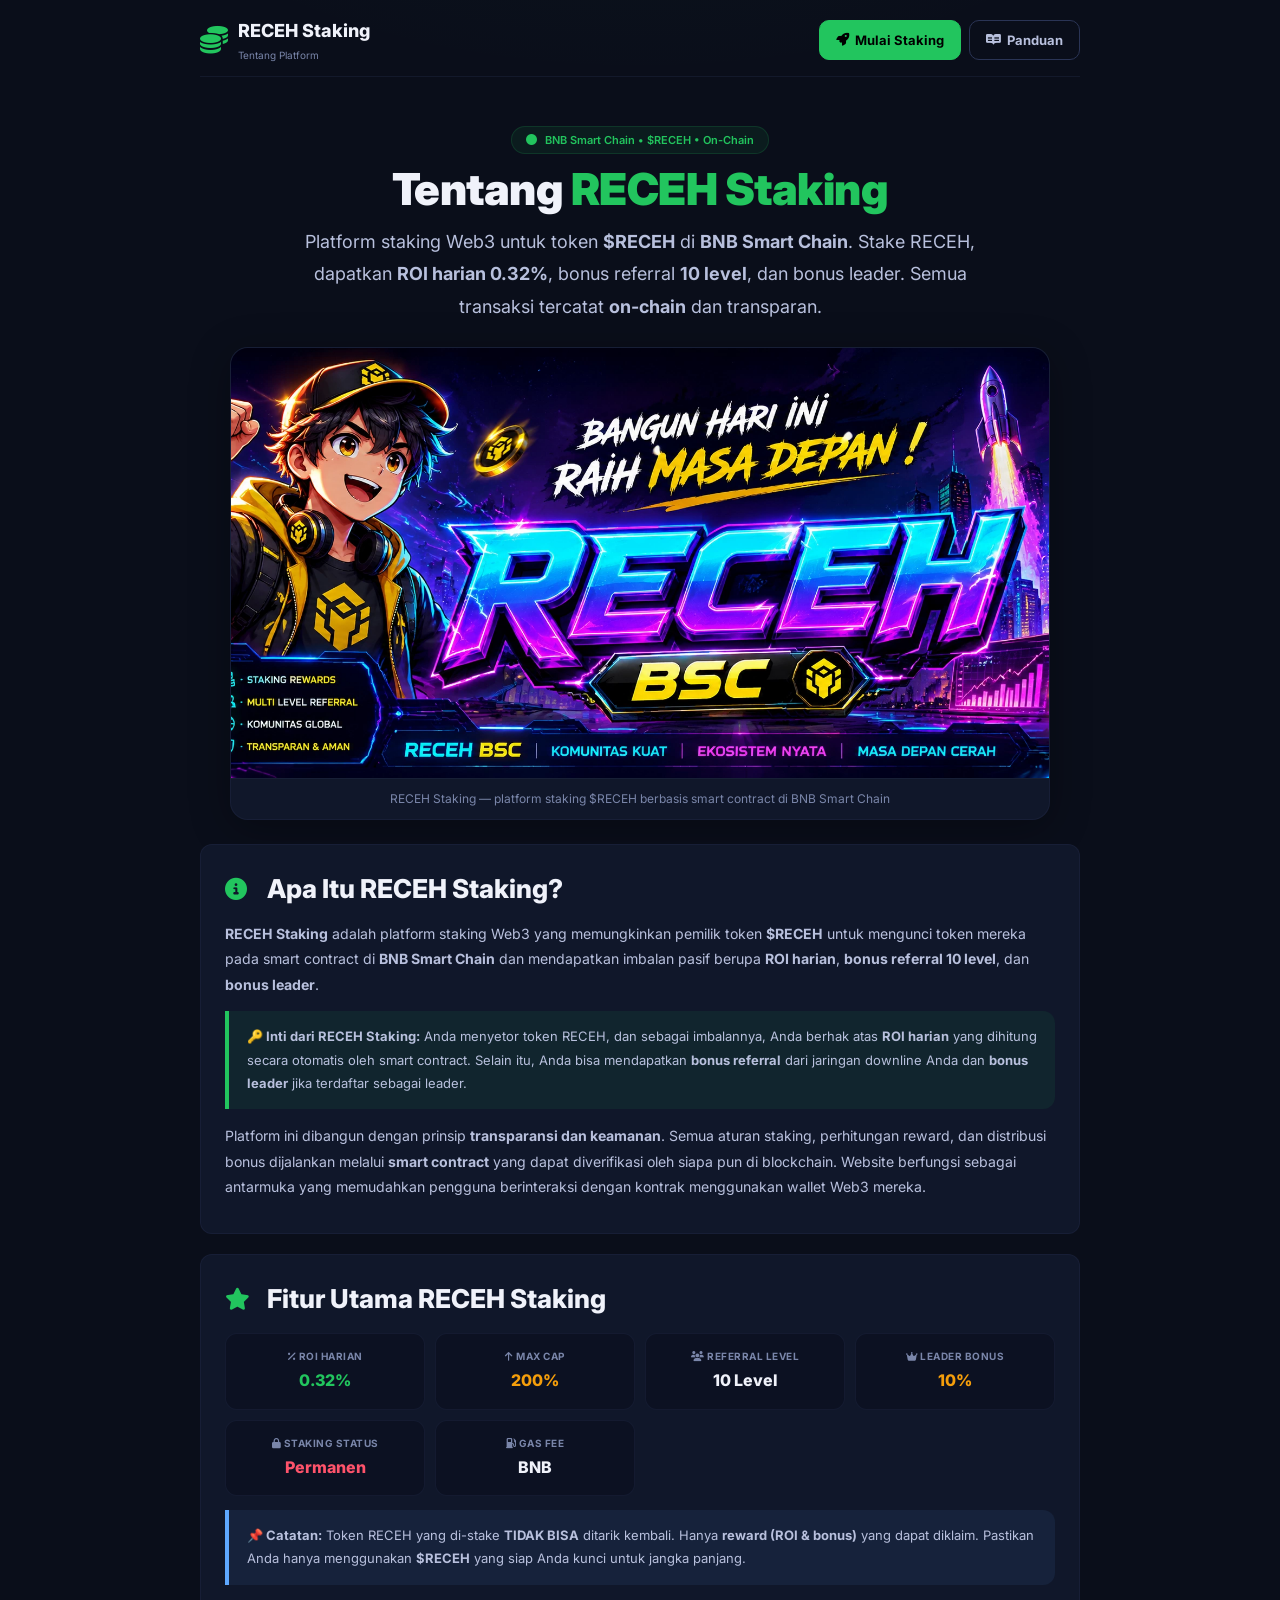
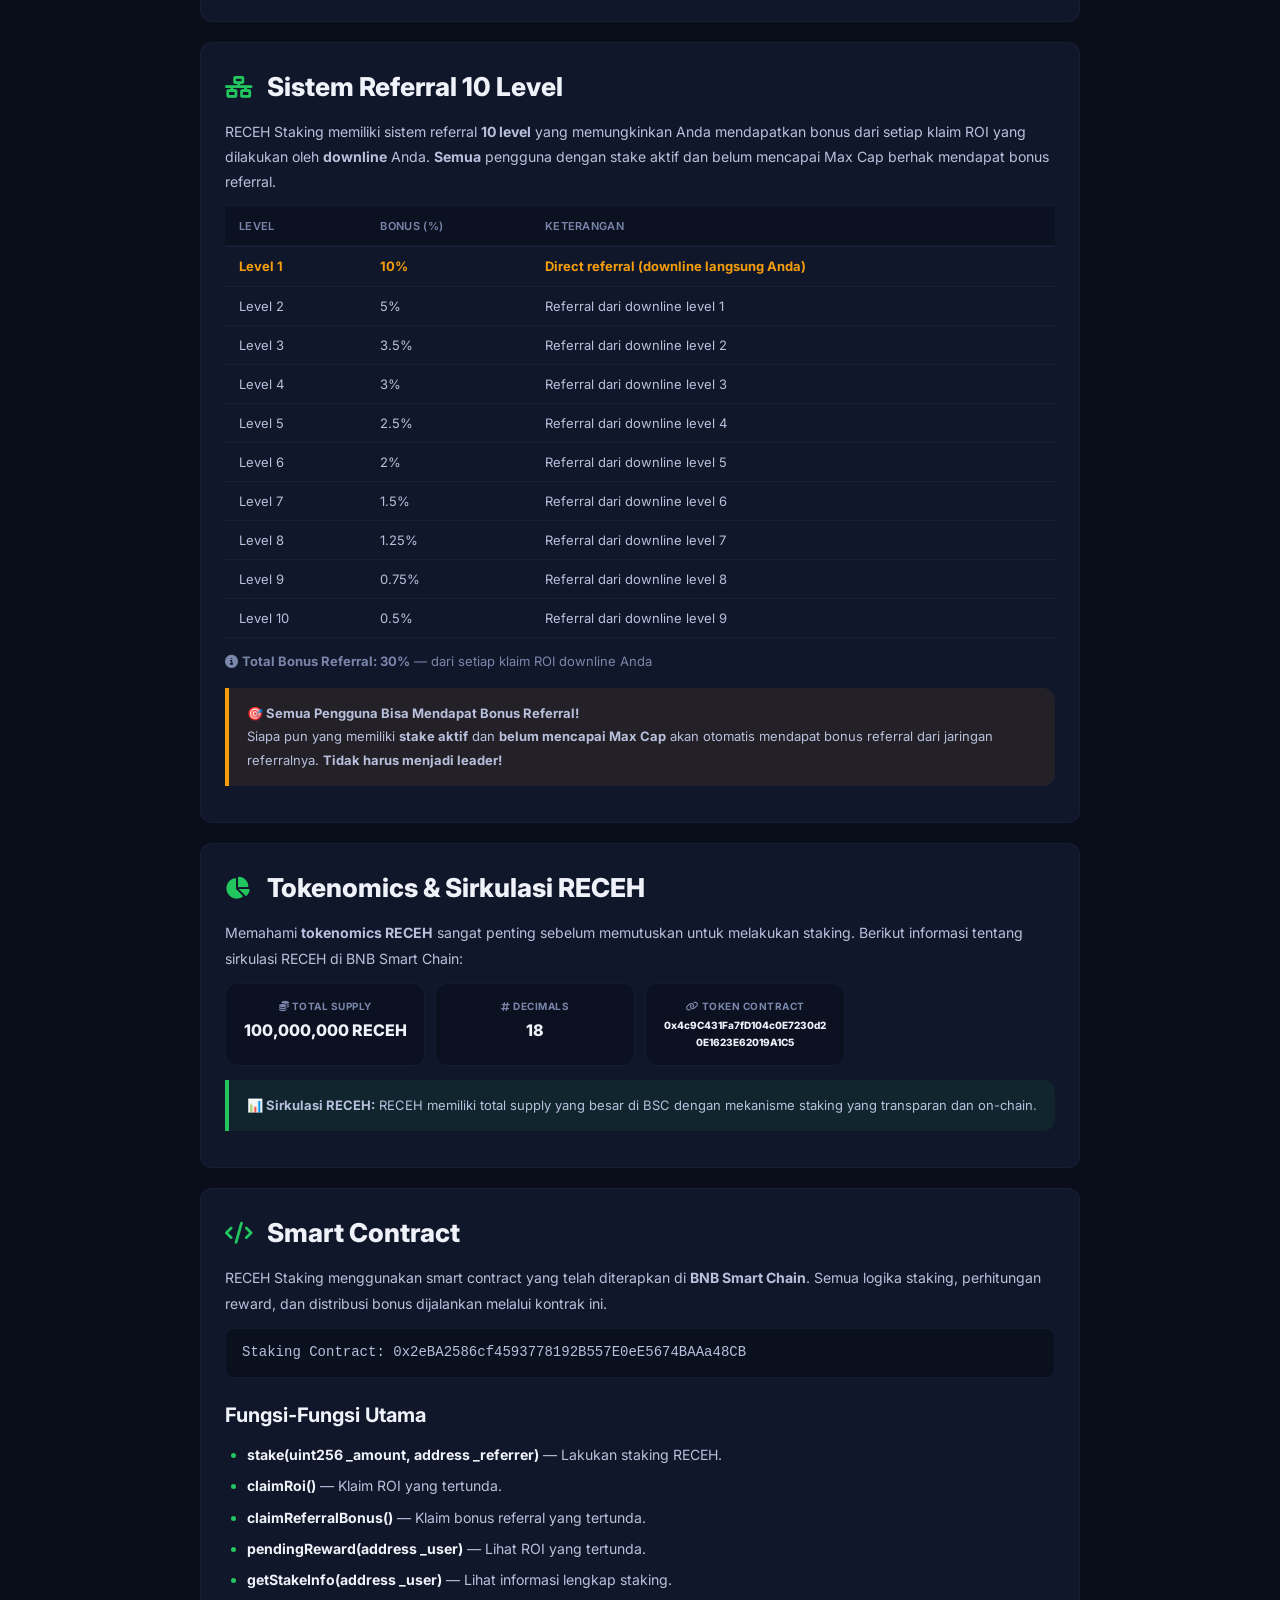
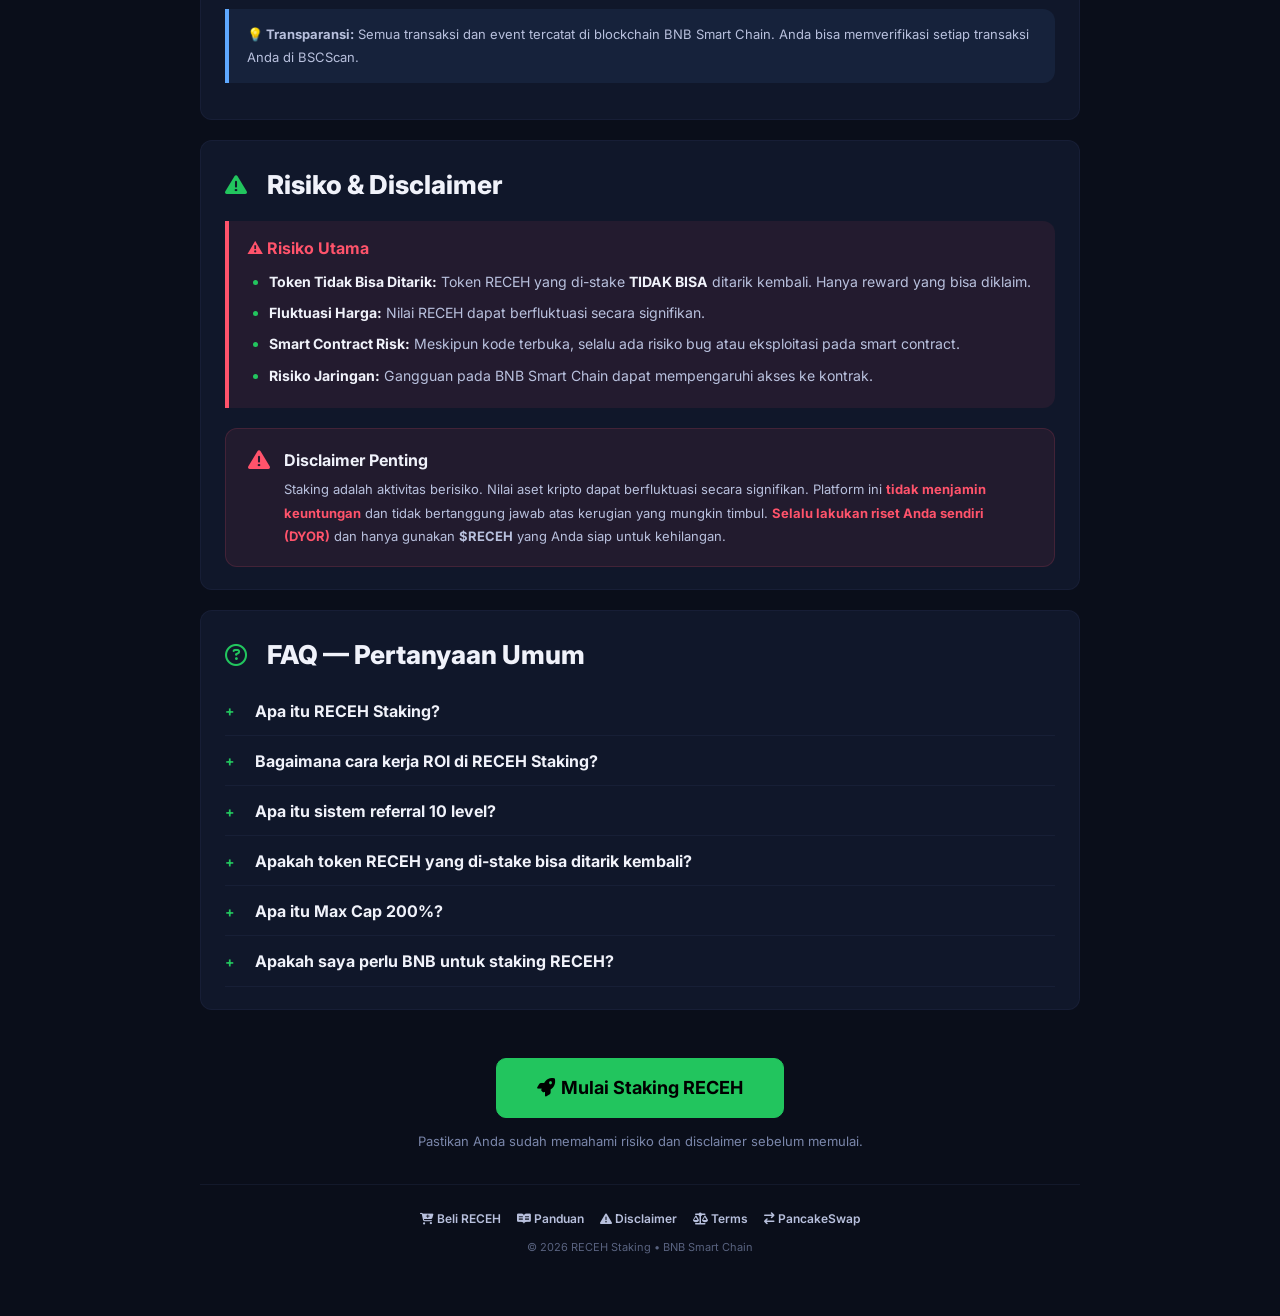
<file: about/index.html>
<!DOCTYPE html>
<html lang="id">

<head>
    <meta charset="UTF-8">
    <meta name="viewport" content="width=device-width, initial-scale=1.0">
    <link rel="shortcut icon" type="image/png" href="https://recehstaking.github.io/images/favicon.png">
    <meta name="theme-color" content="#070910">

    <!-- ===== PRIMARY SEO ===== -->
    <title>Tentang RECEH Staking di BNB Smart Chain | Cara Stake & Dapatkan ROI</title>
    <meta name="description"
        content="Pelajari tentang RECEH Staking di BNB Smart Chain. Platform staking $RECEH dengan ROI harian 0.32%, referral 10 level, Max Cap 200%, dan bonus leader. Transparan & on-chain.">
    <meta name="robots" content="index, follow, max-image-preview:large, max-snippet:-1, max-video-preview:-1">
    <meta name="author" content="RECEH Staking">
    <link rel="canonical" href="https://recehstaking.github.io/about/">

    <!-- ===== OPEN GRAPH ===== -->
    <meta property="og:type" content="article">
    <meta property="og:title" content="Tentang RECEH Staking di BNB Smart Chain | Cara Stake & Dapatkan ROI">
    <meta property="og:description"
        content="Pelajari tentang RECEH Staking di BNB Smart Chain. Platform staking $RECEH dengan ROI harian 0.32%, referral 10 level, Max Cap 200%, dan bonus leader. Transparan & on-chain.">
    <meta property="og:url" content="https://recehstaking.github.io/about/">
    <meta property="og:site_name" content="RECEH Staking">
    <meta property="og:locale" content="id_ID">
    <meta property="og:image" content="https://recehstaking.github.io/images/receh-staking-banner.webp">
    <meta property="og:image:width" content="1200">
    <meta property="og:image:height" content="630">
    <meta property="og:image:alt" content="RECEH Staking Platform di BNB Smart Chain">

    <!-- ===== TWITTER / X ===== -->
    <meta name="twitter:card" content="summary_large_image">
    <meta name="twitter:title" content="Tentang RECEH Staking di BNB Smart Chain | Cara Stake & Dapatkan ROI">
    <meta name="twitter:description"
        content="Pelajari tentang RECEH Staking di BNB Smart Chain. Platform staking $RECEH dengan ROI harian 0.32%, referral 10 level, Max Cap 200%, dan bonus leader.">
    <meta name="twitter:image" content="https://recehstaking.github.io/images/receh-staking-banner.webp">

    <!-- ===== SCHEMA: ARTICLE ===== -->
    <script type="application/ld+json">
    {
        "@context": "https://schema.org",
        "@type": "Article",
        "headline": "Tentang RECEH Staking — Platform Staking $RECEH di BNB Smart Chain",
        "description": "Pelajari tentang RECEH Staking di BNB Smart Chain. Platform staking $RECEH dengan ROI harian 0.32%, referral 10 level, Max Cap 200%, dan bonus leader. Transparan & on-chain.",
        "image": "https://recehstaking.github.io/images/receh-staking-banner.webp",
        "author": {
            "@type": "Organization",
            "name": "RECEH Staking"
        },
        "datePublished": "2026-09-01",
        "dateModified": "2026-09-02",
        "publisher": {
            "@type": "Organization",
            "name": "RECEH Staking"
        },
        "mainEntityOfPage": {
            "@type": "WebPage",
            "@id": "https://recehstaking.github.io/about/"
        },
        "about": {
            "@type": "Thing",
            "name": "RECEH Staking",
            "description": "Platform staking RECEH di BNB Smart Chain dengan ROI harian dan referral 10 level"
        }
    }
    </script>

    <!-- ===== SCHEMA: FAQ ===== -->
    <script type="application/ld+json">
    {
        "@context": "https://schema.org",
        "@type": "FAQPage",
        "mainEntity": [
            {
                "@type": "Question",
                "name": "Apa itu RECEH Staking?",
                "acceptedAnswer": {
                    "@type": "Answer",
                    "text": "RECEH Staking adalah platform staking Web3 untuk token $RECEH yang berjalan di BNB Smart Chain. Pengguna dapat stake RECEH, mendapatkan ROI harian 0.32%, bonus referral 10 level, dan bonus leader. Semua transaksi tercatat on-chain."
                }
            },
            {
                "@type": "Question",
                "name": "Bagaimana cara kerja ROI di RECEH Staking?",
                "acceptedAnswer": {
                    "@type": "Answer",
                    "text": "ROI di RECEH Staking dihitung 0.32% per hari berdasarkan jumlah RECEH yang di-stake. Perhitungan menggunakan block.timestamp, sehingga ROI terus bertambah setiap detik. Reward dapat diklaim kapan saja melalui dashboard."
                }
            },
            {
                "@type": "Question",
                "name": "Apa itu sistem referral 10 level di RECEH Staking?",
                "acceptedAnswer": {
                    "@type": "Answer",
                    "text": "Sistem referral 10 level memberikan bonus dari setiap klaim ROI yang dilakukan oleh downline Anda. Level 1 = 10%, Level 2 = 5%, Level 3 = 3.5%, Level 4 = 3%, Level 5 = 2.5%, Level 6 = 2%, Level 7 = 1.5%, Level 8 = 1.25%, Level 9 = 0.75%, Level 10 = 0.5%. Total bonus referral 30%."
                }
            },
            {
                "@type": "Question",
                "name": "Apakah token RECEH yang di-stake bisa ditarik kembali?",
                "acceptedAnswer": {
                    "@type": "Answer",
                    "text": "TIDAK. Token RECEH yang di-stake TIDAK BISA ditarik kembali. Hanya reward (ROI dan bonus referral) yang dapat diklaim. Pastikan Anda hanya menggunakan RECEH yang siap Anda kunci untuk jangka panjang."
                }
            },
            {
                "@type": "Question",
                "name": "Apa itu Max Cap 200% di RECEH Staking?",
                "acceptedAnswer": {
                    "@type": "Answer",
                    "text": "Max Cap 200% adalah batas maksimum total reward (ROI + referral bonus) yang bisa Anda peroleh. Total reward tidak boleh melebihi 200% dari jumlah yang Anda stake. Setelah mencapai Max Cap, tidak ada reward tambahan dari ROI dan referral."
                }
            }
        ]
    }
    </script>

    <!-- ===== BREADCRUMB ===== -->
    <script type="application/ld+json">
    {
        "@context": "https://schema.org",
        "@type": "BreadcrumbList",
        "itemListElement": [
            {
                "@type": "ListItem",
                "position": 1,
                "name": "Beranda",
                "item": "https://recehstaking.github.io/"
            },
            {
                "@type": "ListItem",
                "position": 2,
                "name": "Tentang RECEH Staking",
                "item": "https://recehstaking.github.io/about/"
            }
        ]
    }
    </script>

    <!-- ===== FONTS & ICONS ===== -->
    <link rel="preconnect" href="https://fonts.googleapis.com">
    <link rel="preconnect" href="https://fonts.gstatic.com" crossorigin>
    <link
        href="https://fonts.googleapis.com/css2?family=Inter:opsz,wght@14..32,400;14..32,600;14..32,700;14..32,800;14..32,900&display=swap"
        rel="stylesheet">
    <link rel="stylesheet" href="https://cdnjs.cloudflare.com/ajax/libs/font-awesome/6.7.2/css/all.min.css">

    <style>
        /* ============================================================
           ROOT — DARK THEME
           ============================================================ */
        :root {
            --bg: #0a0e1a;
            --bg-card: rgba(18, 24, 44, 0.92);
            --bg-card2: #141c34;
            --border: #2a3455;
            --border-light: rgba(42, 52, 85, 0.3);
            --text: #f0f2fa;
            --text-secondary: #b8c0dd;
            --text-muted: #7a86aa;
            --green: #22c55e;
            --green-dark: #16a34a;
            --green-bg: rgba(34, 197, 94, 0.08);
            --gold: #f59e0b;
            --gold-bg: rgba(245, 158, 11, 0.08);
            --blue: #5ea8ff;
            --blue-bg: rgba(94, 168, 255, 0.08);
            --red: #ff536b;
            --red-bg: rgba(255, 83, 107, 0.08);
            --purple: #9270d2;
            --purple-bg: rgba(146, 112, 210, 0.08);
            --radius: 12px;
            --radius-lg: 18px;
            --shadow: 0 8px 40px rgba(0, 0, 0, 0.3);
            --max-width: 880px;
            --font-base: 16px;
        }

        /* ============================================================
           RESET
           ============================================================ */
        * {
            margin: 0;
            padding: 0;
            box-sizing: border-box;
        }

        html {
            scroll-behavior: smooth;
            -webkit-text-size-adjust: 100%;
        }

        body {
            background: var(--bg);
            color: var(--text);
            font-family: 'Inter', -apple-system, BlinkMacSystemFont, 'Segoe UI', system-ui, sans-serif;
            font-size: var(--font-base);
            line-height: 1.7;
            padding: 0 16px 60px;
            min-height: 100vh;
            background-image: radial-gradient(800px 400px at 50% -200px, rgba(34, 197, 94, 0.04), transparent 70%);
        }

        img {
            max-width: 100%;
            height: auto;
            display: block;
        }

        a {
            color: var(--green);
            text-decoration: none;
        }

        a:hover {
            text-decoration: underline;
        }

        .container {
            max-width: var(--max-width);
            margin: 0 auto;
        }

        /* ============================================================
           SKIP LINK
           ============================================================ */
        .skip-link {
            position: absolute;
            top: -100%;
            left: 50%;
            transform: translateX(-50%);
            background: var(--green);
            color: #000;
            padding: 10px 20px;
            border-radius: 8px;
            font-weight: 700;
            z-index: 9999;
        }

        .skip-link:focus {
            top: 12px;
        }

        /* ============================================================
           HEADER
           ============================================================ */
        .header {
            padding: 16px 0 12px;
            border-bottom: 1px solid var(--border-light);
            margin-bottom: 28px;
            display: flex;
            align-items: center;
            justify-content: space-between;
            flex-wrap: wrap;
            gap: 12px;
        }

        .brand {
            display: flex;
            align-items: center;
            gap: 10px;
            font-weight: 800;
            font-size: 18px;
            color: var(--text);
            cursor: pointer;
        }

        .brand-icon {
            font-size: 28px;
            color: var(--green);
        }

        .brand-sub {
            font-size: 10px;
            color: var(--text-muted);
            font-weight: 400;
            display: block;
        }

        .header-actions {
            display: flex;
            gap: 8px;
            flex-wrap: wrap;
        }

        .btn {
            display: inline-flex;
            align-items: center;
            gap: 6px;
            padding: 8px 16px;
            border-radius: 10px;
            font-weight: 700;
            font-size: 13px;
            transition: all 0.2s;
            border: 1px solid transparent;
            cursor: pointer;
            text-decoration: none;
        }

        .btn-primary {
            background: var(--green);
            color: #000;
            border-color: var(--green);
        }

        .btn-primary:hover {
            background: var(--green-dark);
            border-color: var(--green-dark);
            text-decoration: none;
            transform: translateY(-1px);
        }

        .btn-outline {
            background: transparent;
            color: var(--text-secondary);
            border-color: var(--border);
        }

        .btn-outline:hover {
            background: rgba(255, 255, 255, 0.04);
            border-color: var(--text-muted);
            text-decoration: none;
        }

        /* ============================================================
           HERO
           ============================================================ */
        .hero {
            text-align: center;
            padding: 20px 0 24px;
        }

        .hero-badge {
            display: inline-flex;
            align-items: center;
            gap: 8px;
            background: var(--green-bg);
            border: 1px solid rgba(34, 197, 94, 0.15);
            padding: 4px 14px;
            border-radius: 999px;
            font-size: 11px;
            font-weight: 600;
            color: var(--green);
            margin-bottom: 12px;
        }

        .hero h1 {
            font-size: clamp(28px, 6vw, 44px);
            font-weight: 900;
            line-height: 1.08;
            letter-spacing: -0.5px;
            margin-bottom: 12px;
        }

        .hero h1 span {
            color: var(--green);
        }

        .hero p {
            font-size: clamp(15px, 1.5vw, 18px);
            color: var(--text-secondary);
            max-width: 680px;
            margin: 0 auto;
            line-height: 1.8;
        }

        /* ============================================================
           HERO IMAGE
           ============================================================ */
        .hero-image {
            border-radius: var(--radius-lg);
            overflow: hidden;
            margin: 24px auto 0;
            max-width: 820px;
            border: 1px solid var(--border-light);
            box-shadow: var(--shadow);
            background: var(--bg-card);
        }

        .hero-image img {
            width: 100%;
            height: auto;
            aspect-ratio: 1200/630;
            object-fit: cover;
        }

        .hero-image figcaption {
            padding: 10px 16px;
            font-size: 12px;
            color: var(--text-muted);
            text-align: center;
            border-top: 1px solid var(--border-light);
        }

        /* ============================================================
           SECTION CONTENT
           ============================================================ */
        .section {
            background: var(--bg-card);
            border: 1px solid var(--border-light);
            border-radius: var(--radius);
            padding: 22px 24px;
            margin-bottom: 20px;
            scroll-margin-top: 80px;
        }

        .section h2 {
            font-size: clamp(20px, 2.5vw, 26px);
            font-weight: 800;
            margin-bottom: 10px;
            display: flex;
            align-items: center;
            gap: 10px;
        }

        .section h2 i {
            color: var(--green);
            font-size: clamp(18px, 2vw, 22px);
            min-width: 32px;
        }

        .section h3 {
            font-size: clamp(17px, 1.8vw, 20px);
            font-weight: 700;
            color: var(--text);
            margin: 20px 0 8px;
        }

        .section p {
            color: var(--text-secondary);
            margin-bottom: 12px;
            font-size: clamp(14px, 1.1vw, 16px);
            line-height: 1.8;
        }

        .section ul,
        .section ol {
            color: var(--text-secondary);
            padding-left: 22px;
            margin: 10px 0 16px;
            font-size: clamp(14px, 1.1vw, 16px);
            line-height: 1.8;
        }

        .section ul li,
        .section ol li {
            margin-bottom: 6px;
        }

        .section ul li strong,
        .section ol li strong {
            color: var(--text);
        }

        .section ul li::marker {
            color: var(--green);
        }

        /* ============================================================
           HIGHLIGHT BOX
           ============================================================ */
        .highlight {
            background: var(--green-bg);
            border-left: 4px solid var(--green);
            padding: 14px 18px;
            border-radius: 0 var(--radius) var(--radius) 0;
            margin: 14px 0;
        }

        .highlight.gold {
            background: var(--gold-bg);
            border-left-color: var(--gold);
        }

        .highlight.blue {
            background: var(--blue-bg);
            border-left-color: var(--blue);
        }

        .highlight.red {
            background: var(--red-bg);
            border-left-color: var(--red);
        }

        .highlight p {
            margin-bottom: 0;
            font-size: clamp(13px, 1vw, 15px);
        }

        /* ============================================================
           INFO GRID
           ============================================================ */
        .info-grid {
            display: grid;
            grid-template-columns: repeat(auto-fill, minmax(180px, 1fr));
            gap: 10px;
            margin: 12px 0;
        }

        .info-card {
            background: rgba(9, 13, 26, 0.5);
            border: 1px solid var(--border-light);
            border-radius: var(--radius);
            padding: 14px 16px;
            text-align: center;
        }

        .info-card .label {
            font-size: 10px;
            font-weight: 700;
            text-transform: uppercase;
            letter-spacing: 0.5px;
            color: var(--text-muted);
        }

        .info-card .value {
            font-size: 16px;
            font-weight: 800;
            color: var(--text);
            margin-top: 2px;
        }

        .info-card .value.green {
            color: var(--green);
        }

        .info-card .value.gold {
            color: var(--gold);
        }

        /* ============================================================
           TABLE
           ============================================================ */
        .table-wrap {
            overflow-x: auto;
            margin: 12px 0;
        }

        .level-table {
            width: 100%;
            border-collapse: collapse;
            font-size: clamp(13px, 1vw, 14px);
            min-width: 280px;
        }

        .level-table th {
            text-align: left;
            padding: 10px 14px;
            background: rgba(9, 13, 26, 0.5);
            color: var(--text-muted);
            font-weight: 600;
            font-size: 11px;
            text-transform: uppercase;
            letter-spacing: 0.3px;
            border-bottom: 2px solid var(--border-light);
        }

        .level-table td {
            padding: 8px 14px;
            border-bottom: 1px solid var(--border-light);
            color: var(--text-secondary);
        }

        .level-table .highlight-row td {
            color: var(--gold);
            font-weight: 700;
        }

        /* ============================================================
           DISCLAIMER BOX
           ============================================================ */
        .disclaimer-box {
            background: var(--red-bg);
            border: 1px solid rgba(255, 83, 107, 0.15);
            border-radius: var(--radius);
            padding: 18px 22px;
            margin-top: 20px;
            display: flex;
            gap: 14px;
            align-items: flex-start;
        }

        .disclaimer-box i {
            color: var(--red);
            font-size: 22px;
            flex-shrink: 0;
            margin-top: 2px;
        }

        .disclaimer-box h3 {
            font-size: 16px;
            color: var(--text);
            margin: 0 0 4px;
        }

        .disclaimer-box p {
            font-size: 13px;
            color: var(--text-secondary);
            margin: 0;
        }

        .disclaimer-box p strong {
            color: var(--red);
        }

        /* ============================================================
           CTA
           ============================================================ */
        .cta-section {
            text-align: center;
            padding: 28px 0 12px;
        }

        .cta-section .btn {
            font-size: 18px;
            padding: 14px 40px;
        }

        .cta-section p {
            color: var(--text-muted);
            font-size: 13px;
            margin-top: 12px;
        }

        /* ============================================================
           FOOTER
           ============================================================ */
        .footer {
            text-align: center;
            color: var(--text-muted);
            font-size: 12px;
            padding-top: 24px;
            margin-top: 20px;
            border-top: 1px solid var(--border-light);
        }

        .footer-links {
            display: flex;
            justify-content: center;
            gap: 16px;
            flex-wrap: wrap;
            margin-bottom: 8px;
        }

        .footer-links a {
            color: var(--text-secondary);
            font-weight: 600;
            font-size: 12px;
            transition: color 0.2s;
        }

        .footer-links a:hover {
            color: var(--green);
            text-decoration: underline;
        }

        .footer-note {
            opacity: 0.7;
            font-size: 11px;
        }

        /* ============================================================
           RESPONSIVE
           ============================================================ */
        @media (max-width: 640px) {
            body {
                padding: 0 12px 40px;
            }

            .header {
                padding: 12px 0 10px;
            }

            .brand {
                font-size: 16px;
            }

            .brand-icon {
                font-size: 22px;
            }

            .btn {
                font-size: 12px;
                padding: 6px 12px;
            }

            .hero {
                padding: 16px 0 18px;
            }

            .hero h1 {
                font-size: 26px;
            }

            .section {
                padding: 16px 14px;
            }

            .section h2 {
                font-size: 20px;
            }

            .info-grid {
                grid-template-columns: 1fr 1fr;
            }

            .disclaimer-box {
                flex-direction: column;
                align-items: center;
                text-align: center;
            }

            .cta-section .btn {
                font-size: 15px;
                padding: 12px 28px;
            }

            .level-table {
                font-size: 12px;
            }

            .level-table th,
            .level-table td {
                padding: 6px 10px;
            }

            .header-actions {
                width: 100%;
                justify-content: center;
            }
        }

        @media (max-width: 420px) {
            .info-grid {
                grid-template-columns: 1fr;
            }
        }

        @media (prefers-reduced-motion: reduce) {
            * {
                animation-duration: 0.01ms !important;
                transition-duration: 0.01ms !important;
            }
        }
    </style>
</head>

<body>

    <!-- ===== SKIP LINK ===== -->
    <a class="skip-link" href="#main">Langsung ke konten utama</a>

    <!-- ===== HEADER ===== -->
    <header class="container header" role="banner">
        <div class="brand" onclick="location.href='https://recehstaking.github.io/'">
            <i class="fa-solid fa-coins brand-icon"></i>
            <div>
                RECEH Staking
                <span class="brand-sub">Tentang Platform</span>
            </div>
        </div>
        <div class="header-actions">
            <a href="https://recehstaking.github.io/" class="btn btn-primary" target="_blank" rel="noopener">
                <i class="fa-solid fa-rocket"></i> Mulai Staking
            </a>
            <a href="https://recehstaking.github.io/guide/" class="btn btn-outline" target="_blank" rel="noopener">
                <i class="fa-brands fa-readme"></i> Panduan
            </a>
        </div>
    </header>

    <!-- ===== MAIN ===== -->
    <main class="container" id="main">

        <!-- ===== HERO ===== -->
        <section class="hero">
            <div class="hero-badge">
                <i class="fa-solid fa-circle"></i> BNB Smart Chain • $RECEH • On-Chain
            </div>
            <h1>Tentang <span>RECEH Staking</span></h1>
            <p>
                Platform staking Web3 untuk token <strong>$RECEH</strong> di <strong>BNB Smart Chain</strong>.
                Stake RECEH, dapatkan <strong>ROI harian 0.32%</strong>, bonus referral <strong>10 level</strong>,
                dan bonus leader. Semua transaksi tercatat <strong>on-chain</strong> dan transparan.
            </p>

            <figure class="hero-image">
                <img src="https://recehstaking.github.io/images/receh-staking-banner.webp"
                    alt="RECEH Staking Platform di BNB Smart Chain" loading="eager" width="1200" height="630">
                <figcaption>RECEH Staking — platform staking $RECEH berbasis smart contract di BNB Smart Chain
                </figcaption>
            </figure>
        </section>

        <!-- ===== SECTION 1: APA ITU RECEH STAKING ===== -->
        <section class="section" id="apa-itu-receh-staking">
            <h2><i class="fa-solid fa-circle-info"></i> Apa Itu RECEH Staking?</h2>

            <p>
                <strong>RECEH Staking</strong> adalah platform staking Web3 yang memungkinkan pemilik token
                <strong>$RECEH</strong> untuk mengunci token mereka pada smart contract di
                <strong>BNB Smart Chain</strong> dan mendapatkan imbalan pasif berupa
                <strong>ROI harian</strong>, <strong>bonus referral 10 level</strong>, dan
                <strong>bonus leader</strong>.
            </p>

            <div class="highlight">
                <p><strong>🔑 Inti dari RECEH Staking:</strong> Anda menyetor token RECEH, dan sebagai imbalannya,
                    Anda berhak atas <strong>ROI harian</strong> yang dihitung secara otomatis oleh smart contract.
                    Selain itu, Anda bisa mendapatkan <strong>bonus referral</strong> dari jaringan downline Anda
                    dan <strong>bonus leader</strong> jika terdaftar sebagai leader.</p>
            </div>

            <p>
                Platform ini dibangun dengan prinsip <strong>transparansi dan keamanan</strong>.
                Semua aturan staking, perhitungan reward, dan distribusi bonus dijalankan melalui
                <strong>smart contract</strong> yang dapat diverifikasi oleh siapa pun di blockchain.
                Website berfungsi sebagai antarmuka yang memudahkan pengguna berinteraksi dengan kontrak
                menggunakan wallet Web3 mereka.
            </p>
        </section>

        <!-- ===== SECTION 2: FITUR UTAMA ===== -->
        <section class="section" id="fitur-utama">
            <h2><i class="fa-solid fa-star"></i> Fitur Utama RECEH Staking</h2>

            <div class="info-grid">
                <div class="info-card">
                    <div class="label"><i class="fa-solid fa-percent"></i> ROI Harian</div>
                    <div class="value green">0.32%</div>
                </div>
                <div class="info-card">
                    <div class="label"><i class="fa-solid fa-arrow-up"></i> Max Cap</div>
                    <div class="value gold">200%</div>
                </div>
                <div class="info-card">
                    <div class="label"><i class="fa-solid fa-users"></i> Referral Level</div>
                    <div class="value">10 Level</div>
                </div>
                <div class="info-card">
                    <div class="label"><i class="fa-solid fa-crown"></i> Leader Bonus</div>
                    <div class="value gold">10%</div>
                </div>
                <div class="info-card">
                    <div class="label"><i class="fa-solid fa-lock"></i> Staking Status</div>
                    <div class="value" style="color:var(--red);">Permanen</div>
                </div>
                <div class="info-card">
                    <div class="label"><i class="fa-solid fa-gas-pump"></i> Gas Fee</div>
                    <div class="value">BNB</div>
                </div>
            </div>

            <div class="highlight blue">
                <p><strong>📌 Catatan:</strong> Token RECEH yang di-stake <strong>TIDAK BISA</strong> ditarik kembali.
                    Hanya <strong>reward (ROI &amp; bonus)</strong> yang dapat diklaim. Pastikan Anda hanya menggunakan
                    <strong>$RECEH</strong> yang siap Anda kunci untuk jangka panjang.
                </p>
            </div>
        </section>

        <!-- ===== SECTION 3: SISTEM REFERRAL ===== -->
        <section class="section" id="referral-system">
            <h2><i class="fa-solid fa-network-wired"></i> Sistem Referral 10 Level</h2>

            <p>
                RECEH Staking memiliki sistem referral <strong>10 level</strong> yang memungkinkan Anda mendapatkan
                bonus dari setiap klaim ROI yang dilakukan oleh <strong>downline</strong> Anda.
                <strong>Semua</strong> pengguna dengan stake aktif dan belum mencapai Max Cap berhak mendapat bonus
                referral.
            </p>

            <div class="table-wrap">
                <table class="level-table">
                    <thead>
                        <tr>
                            <th>Level</th>
                            <th>Bonus (%)</th>
                            <th>Keterangan</th>
                        </tr>
                    </thead>
                    <tbody>
                        <tr class="highlight-row">
                            <td><strong>Level 1</strong></td>
                            <td>10%</td>
                            <td>Direct referral (downline langsung Anda)</td>
                        </tr>
                        <tr>
                            <td>Level 2</td>
                            <td>5%</td>
                            <td>Referral dari downline level 1</td>
                        </tr>
                        <tr>
                            <td>Level 3</td>
                            <td>3.5%</td>
                            <td>Referral dari downline level 2</td>
                        </tr>
                        <tr>
                            <td>Level 4</td>
                            <td>3%</td>
                            <td>Referral dari downline level 3</td>
                        </tr>
                        <tr>
                            <td>Level 5</td>
                            <td>2.5%</td>
                            <td>Referral dari downline level 4</td>
                        </tr>
                        <tr>
                            <td>Level 6</td>
                            <td>2%</td>
                            <td>Referral dari downline level 5</td>
                        </tr>
                        <tr>
                            <td>Level 7</td>
                            <td>1.5%</td>
                            <td>Referral dari downline level 6</td>
                        </tr>
                        <tr>
                            <td>Level 8</td>
                            <td>1.25%</td>
                            <td>Referral dari downline level 7</td>
                        </tr>
                        <tr>
                            <td>Level 9</td>
                            <td>0.75%</td>
                            <td>Referral dari downline level 8</td>
                        </tr>
                        <tr>
                            <td>Level 10</td>
                            <td>0.5%</td>
                            <td>Referral dari downline level 9</td>
                        </tr>
                    </tbody>
                </table>
            </div>
            <p style="font-size:13px;color:var(--text-muted);"><i class="fa-solid fa-info-circle"></i> <strong>Total
                    Bonus Referral: 30%</strong> — dari setiap klaim ROI downline Anda</p>

            <div class="highlight gold">
                <p><strong>🎯 Semua Pengguna Bisa Mendapat Bonus Referral!</strong><br>
                    Siapa pun yang memiliki <strong>stake aktif</strong> dan <strong>belum mencapai Max Cap</strong>
                    akan otomatis mendapat bonus referral dari jaringan referralnya. <strong>Tidak harus menjadi
                        leader!</strong></p>
            </div>
        </section>

        <!-- ===== SECTION 4: TOKENOMICS ===== -->
        <section class="section" id="tokenomics">
            <h2><i class="fa-solid fa-chart-pie"></i> Tokenomics & Sirkulasi RECEH</h2>

            <p>
                Memahami <strong>tokenomics RECEH</strong> sangat penting sebelum memutuskan untuk melakukan staking.
                Berikut informasi tentang sirkulasi RECEH di BNB Smart Chain:
            </p>

            <div class="info-grid">
                <div class="info-card">
                    <div class="label"><i class="fa-solid fa-coins"></i> Total Supply</div>
                    <div class="value">100,000,000 RECEH</div>
                </div>
                <div class="info-card">
                    <div class="label"><i class="fa-solid fa-hashtag"></i> Decimals</div>
                    <div class="value">18</div>
                </div>
                <div class="info-card">
                    <div class="label"><i class="fa-solid fa-link"></i> Token Contract</div>
                    <div class="value" style="font-size:10px;word-break:break-all;">
                        0x4c9C431Fa7fD104c0E7230d20E1623E62019A1C5</div>
                </div>
            </div>

            <div class="highlight">
                <p><strong>📊 Sirkulasi RECEH:</strong> RECEH memiliki total supply yang besar di BSC dengan
                    mekanisme staking yang transparan dan on-chain.</p>
            </div>
        </section>

        <!-- ===== SECTION 5: SMART CONTRACT ===== -->
        <section class="section" id="smart-contract">
            <h2><i class="fa-solid fa-code"></i> Smart Contract</h2>

            <p>
                RECEH Staking menggunakan smart contract yang telah diterapkan di <strong>BNB Smart Chain</strong>.
                Semua logika staking, perhitungan reward, dan distribusi bonus dijalankan melalui kontrak ini.
            </p>

            <div
                style="background:rgba(9,13,26,0.6);border:1px solid var(--border-light);border-radius:8px;padding:12px 16px;font-family:monospace;font-size:14px;color:var(--text-secondary);word-break:break-all;margin:8px 0 14px;">
                Staking Contract: 0x2eBA2586cf4593778192B557E0eE5674BAAa48CB
            </div>

            <h3>Fungsi-Fungsi Utama</h3>
            <ul>
                <li><strong>stake(uint256 _amount, address _referrer)</strong> — Lakukan staking RECEH.</li>
                <li><strong>claimRoi()</strong> — Klaim ROI yang tertunda.</li>
                <li><strong>claimReferralBonus()</strong> — Klaim bonus referral yang tertunda.</li>
                <li><strong>pendingReward(address _user)</strong> — Lihat ROI yang tertunda.</li>
                <li><strong>getStakeInfo(address _user)</strong> — Lihat informasi lengkap staking.</li>
            </ul>

            <div class="highlight blue">
                <p><strong>💡 Transparansi:</strong> Semua transaksi dan event tercatat di blockchain BNB Smart Chain.
                    Anda bisa memverifikasi setiap transaksi Anda di BSCScan.</p>
            </div>
        </section>

        <!-- ===== SECTION 6: RISIKO ===== -->
        <section class="section" id="risiko">
            <h2><i class="fa-solid fa-triangle-exclamation"></i> Risiko & Disclaimer</h2>

            <div class="highlight red">
                <h4 style="margin:0 0 6px 0;font-size:16px;color:var(--red);">⚠️ Risiko Utama</h4>
                <ul style="margin:0;">
                    <li><strong>Token Tidak Bisa Ditarik:</strong> Token RECEH yang di-stake <strong>TIDAK BISA</strong>
                        ditarik kembali. Hanya reward yang bisa diklaim.</li>
                    <li><strong>Fluktuasi Harga:</strong> Nilai RECEH dapat berfluktuasi secara signifikan.</li>
                    <li><strong>Smart Contract Risk:</strong> Meskipun kode terbuka, selalu ada risiko bug atau
                        eksploitasi pada smart contract.</li>
                    <li><strong>Risiko Jaringan:</strong> Gangguan pada BNB Smart Chain dapat mempengaruhi akses ke
                        kontrak.</li>
                </ul>
            </div>

            <div class="disclaimer-box">
                <i class="fa-solid fa-triangle-exclamation"></i>
                <div>
                    <h3>Disclaimer Penting</h3>
                    <p>Staking adalah aktivitas berisiko. Nilai aset kripto dapat berfluktuasi secara signifikan.
                        Platform ini <strong>tidak menjamin keuntungan</strong> dan tidak bertanggung jawab atas
                        kerugian yang mungkin timbul. <strong>Selalu lakukan riset Anda sendiri (DYOR)</strong> dan
                        hanya gunakan <b>$RECEH</b> yang Anda siap untuk kehilangan.</p>
                </div>
            </div>
        </section>

        <!-- ===== SECTION 7: FAQ ===== -->
        <section class="section" id="faq">
            <h2><i class="fa-regular fa-circle-question"></i> FAQ — Pertanyaan Umum</h2>

            <div style="display:flex;flex-direction:column;gap:2px;">

                <details style="border-bottom:1px solid var(--border-light);padding:10px 0;">
                    <summary
                        style="cursor:pointer;font-size:16px;font-weight:700;color:var(--text);list-style:none;display:flex;align-items:center;gap:10px;">
                        <span style="color:var(--green);font-size:14px;min-width:20px;">+</span>
                        Apa itu RECEH Staking?
                    </summary>
                    <div style="padding:8px 0 4px 32px;color:var(--text-secondary);font-size:14px;line-height:1.8;">
                        <p><strong>RECEH Staking</strong> adalah platform staking Web3 untuk token
                            <strong>$RECEH</strong>
                            yang berjalan di <strong>BNB Smart Chain</strong>. Pengguna dapat stake RECEH, mendapatkan
                            ROI harian 0.32%, bonus referral 10 level, dan bonus leader. Semua transaksi tercatat
                            on-chain.
                        </p>
                    </div>
                </details>

                <details style="border-bottom:1px solid var(--border-light);padding:10px 0;">
                    <summary
                        style="cursor:pointer;font-size:16px;font-weight:700;color:var(--text);list-style:none;display:flex;align-items:center;gap:10px;">
                        <span style="color:var(--green);font-size:14px;min-width:20px;">+</span>
                        Bagaimana cara kerja ROI di RECEH Staking?
                    </summary>
                    <div style="padding:8px 0 4px 32px;color:var(--text-secondary);font-size:14px;line-height:1.8;">
                        <p>ROI di RECEH Staking dihitung <strong>0.32% per hari</strong> berdasarkan jumlah RECEH
                            yang di-stake. Perhitungan menggunakan <code>block.timestamp</code>, sehingga ROI terus
                            bertambah setiap detik. Reward dapat diklaim kapan saja melalui dashboard.</p>
                    </div>
                </details>

                <details style="border-bottom:1px solid var(--border-light);padding:10px 0;">
                    <summary
                        style="cursor:pointer;font-size:16px;font-weight:700;color:var(--text);list-style:none;display:flex;align-items:center;gap:10px;">
                        <span style="color:var(--green);font-size:14px;min-width:20px;">+</span>
                        Apa itu sistem referral 10 level?
                    </summary>
                    <div style="padding:8px 0 4px 32px;color:var(--text-secondary);font-size:14px;line-height:1.8;">
                        <p>Sistem referral 10 level memberikan bonus dari setiap klaim ROI yang dilakukan oleh
                            downline Anda. Level 1 = 10%, Level 2 = 5%, Level 3 = 3.5%, Level 4 = 3%, Level 5 = 2.5%,
                            Level 6 = 2%, Level 7 = 1.5%, Level 8 = 1.25%, Level 9 = 0.75%, Level 10 = 0.5%.
                            <strong>Total bonus referral 30%.</strong>
                        </p>
                    </div>
                </details>

                <details style="border-bottom:1px solid var(--border-light);padding:10px 0;">
                    <summary
                        style="cursor:pointer;font-size:16px;font-weight:700;color:var(--text);list-style:none;display:flex;align-items:center;gap:10px;">
                        <span style="color:var(--green);font-size:14px;min-width:20px;">+</span>
                        Apakah token RECEH yang di-stake bisa ditarik kembali?
                    </summary>
                    <div style="padding:8px 0 4px 32px;color:var(--text-secondary);font-size:14px;line-height:1.8;">
                        <p><strong>TIDAK.</strong> Token RECEH yang di-stake <strong>TIDAK BISA</strong> ditarik
                            kembali. Hanya <strong>reward (ROI &amp; bonus)</strong> yang dapat diklaim. Pastikan
                            Anda hanya menggunakan <strong>$RECEH</strong> yang siap Anda kunci untuk jangka panjang.
                        </p>
                    </div>
                </details>

                <details style="border-bottom:1px solid var(--border-light);padding:10px 0;">
                    <summary
                        style="cursor:pointer;font-size:16px;font-weight:700;color:var(--text);list-style:none;display:flex;align-items:center;gap:10px;">
                        <span style="color:var(--green);font-size:14px;min-width:20px;">+</span>
                        Apa itu Max Cap 200%?
                    </summary>
                    <div style="padding:8px 0 4px 32px;color:var(--text-secondary);font-size:14px;line-height:1.8;">
                        <p><strong>Max Cap 200%</strong> adalah batas maksimum total reward (ROI + referral bonus)
                            yang bisa Anda peroleh. Total reward tidak boleh melebihi 200% dari jumlah yang Anda stake.
                            Setelah mencapai Max Cap, Anda <strong>tidak akan mendapat reward tambahan</strong> dari ROI
                            dan referral — kecuali bonus leader.</p>
                    </div>
                </details>

                <details style="border-bottom:1px solid var(--border-light);padding:10px 0;">
                    <summary
                        style="cursor:pointer;font-size:16px;font-weight:700;color:var(--text);list-style:none;display:flex;align-items:center;gap:10px;">
                        <span style="color:var(--green);font-size:14px;min-width:20px;">+</span>
                        Apakah saya perlu BNB untuk staking RECEH?
                    </summary>
                    <div style="padding:8px 0 4px 32px;color:var(--text-secondary);font-size:14px;line-height:1.8;">
                        <p><strong>YA.</strong> Anda membutuhkan <strong>BNB</strong> untuk membayar <strong>gas
                                fee</strong> setiap transaksi di BNB Smart Chain: approve, stake, claim ROI, dan claim
                            referral. Pastikan saldo BNB Anda cukup sebelum melakukan transaksi.</p>
                    </div>
                </details>

            </div>
        </section>

        <!-- ===== CTA ===== -->
        <div class="cta-section">
            <a href="https://recehstaking.github.io/" class="btn btn-primary" target="_blank" rel="noopener">
                <i class="fa-solid fa-rocket"></i> Mulai Staking RECEH
            </a>
            <p>Pastikan Anda sudah memahami risiko dan disclaimer sebelum memulai.</p>
        </div>

    </main>

    <!-- ===== FOOTER ===== -->
    <footer class="container footer">
        <div class="footer-links">
            <a href="https://tokoreceh.github.io/" target="_blank"><i class="fa-solid fa-cart-plus"></i> Beli RECEH</a>
            <a href="https://recehstaking.github.io/guide/" target="_blank"><i class="fa-brands fa-readme"></i>
                Panduan</a>
            <a href="https://recehstaking.github.io/disclaimer/" target="_blank"><i
                    class="fa-solid fa-triangle-exclamation"></i> Disclaimer</a>
            <a href="https://recehstaking.github.io/terms/" target="_blank"><i class="fa-solid fa-scale-balanced"></i>
                Terms</a>
            <a href="https://pancakeswap.finance/swap?outputCurrency=0x4c9C431Fa7fD104c0E7230d20E1623E62019A1C5"
                target="_blank"><i class="fa-solid fa-arrow-right-arrow-left"></i> PancakeSwap</a>
        </div>
        <div class="footer-note">© 2026 RECEH Staking • BNB Smart Chain</div>
    </footer>

</body>

</html>
</file>
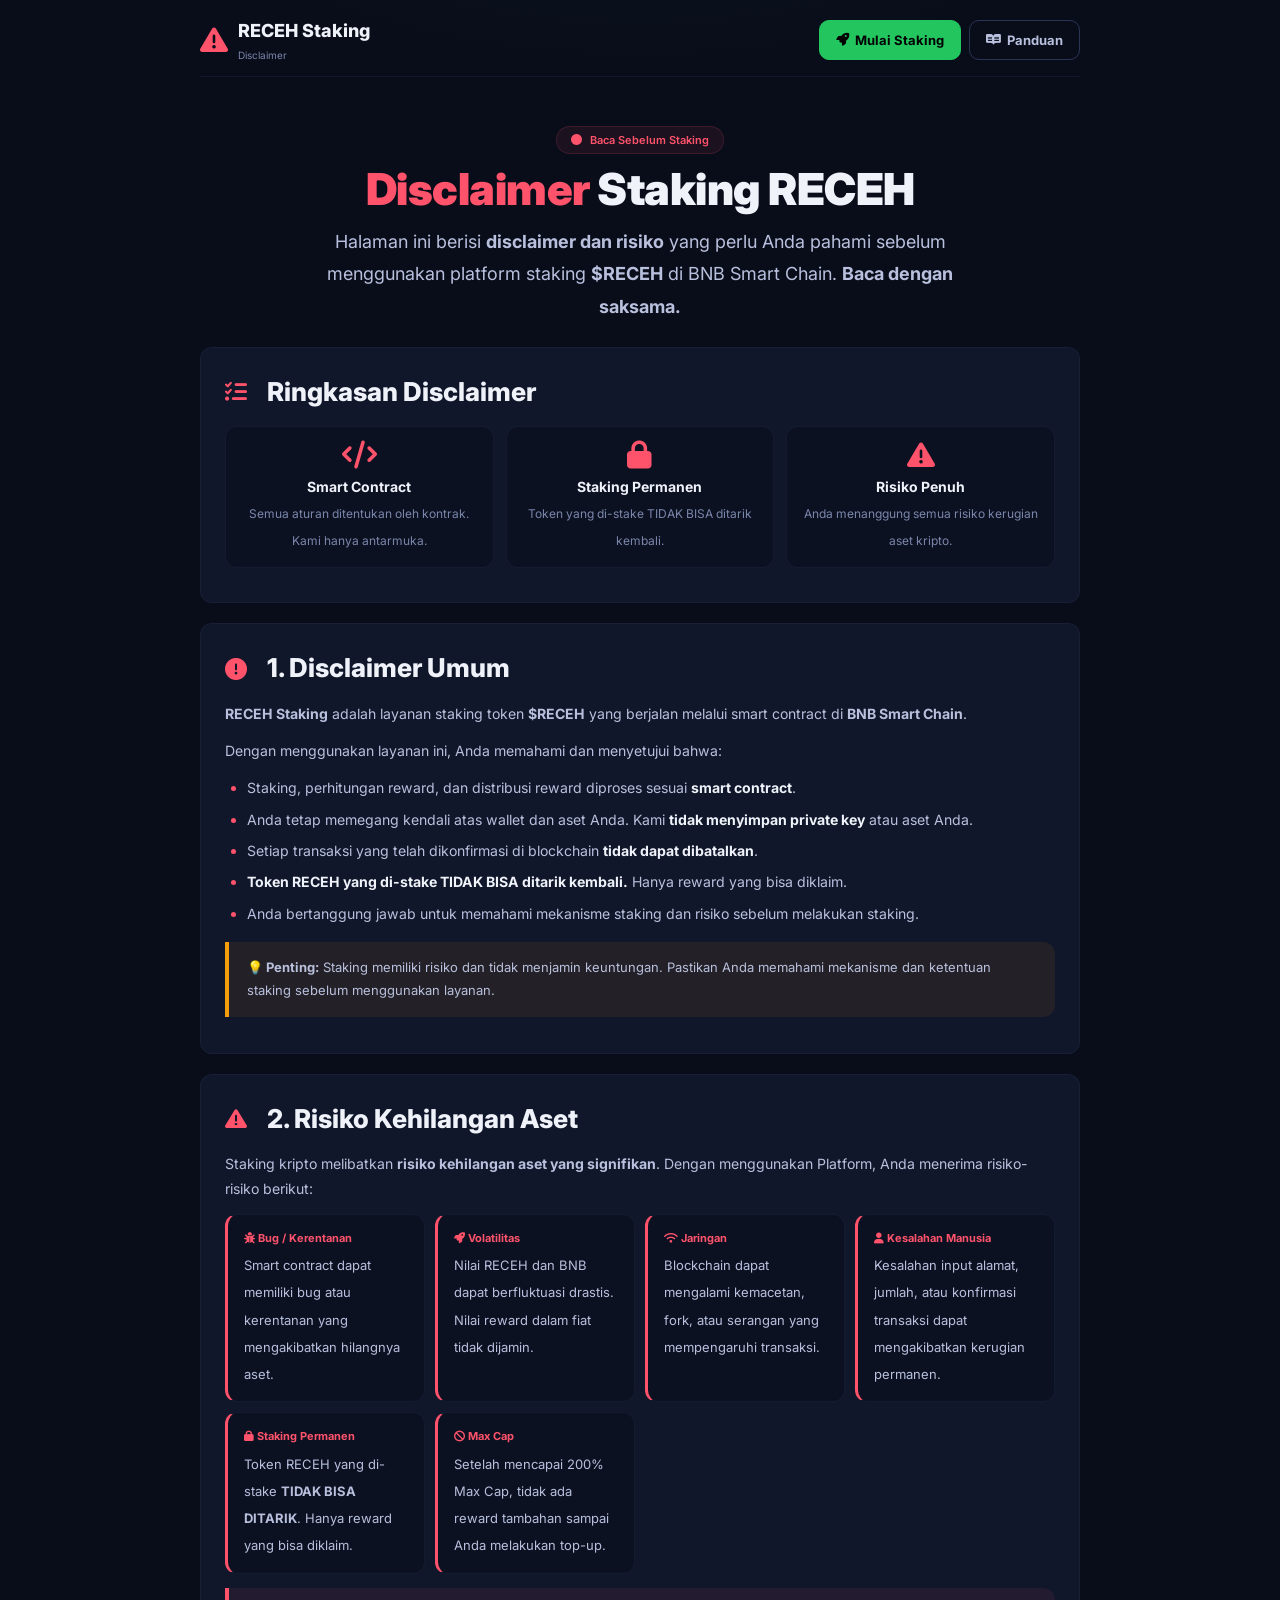
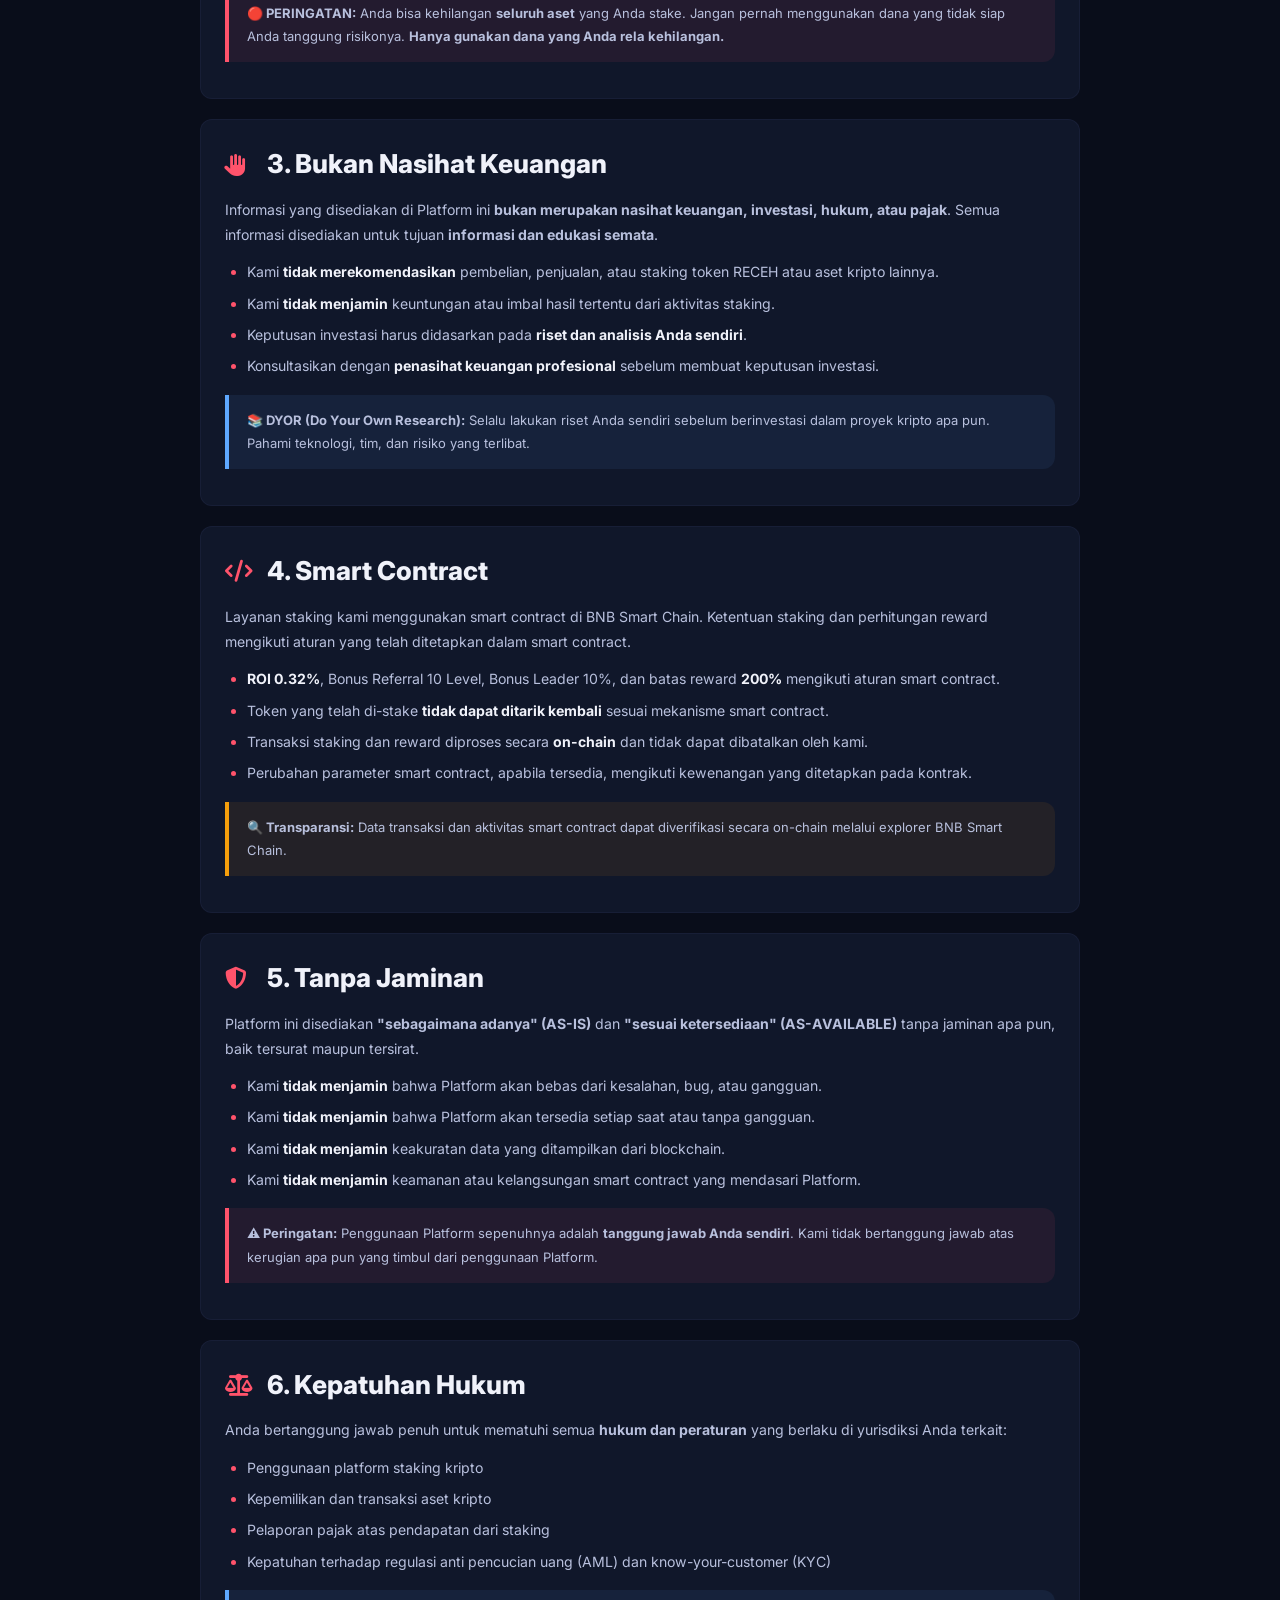
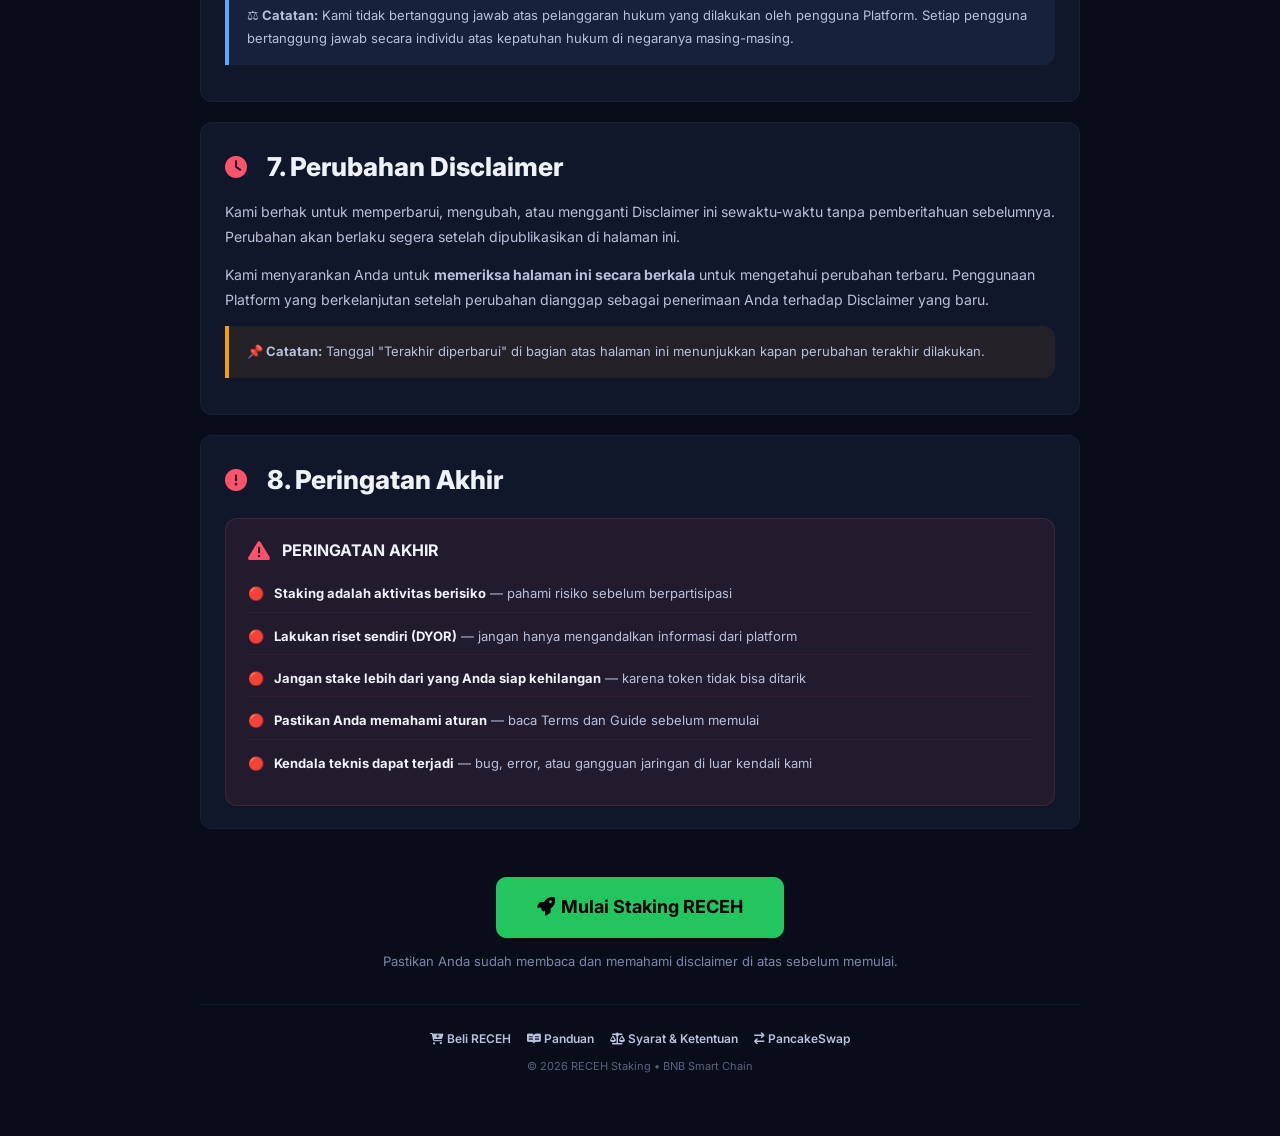
<file: disclaimer/index.html>
<!DOCTYPE html>
<html lang="id">

<head>
    <meta charset="UTF-8">
    <meta name="viewport" content="width=device-width, initial-scale=1.0, viewport-fit=cover">
    <meta name="theme-color" content="#0a0e1a">
    <link rel="shortcut icon" type="image/png" href="https://recehstaking.github.io/images/favicon.png">

    <!-- ===== PRIMARY SEO ===== -->
    <title>Disclaimer – RECEH Staking | Baca Sebelum Stake di BNB Smart Chain</title>
    <meta name="description"
        content="Disclaimer lengkap staking RECEH di BNB Smart Chain. Baca risiko, tanggung jawab pengguna, dan ketentuan penggunaan platform staking RECEH sebelum memulai.">
    <meta name="robots" content="index, follow, max-image-preview:large">
    <link rel="canonical" href="https://recehstaking.github.io/disclaimer/">

    <!-- ===== OPEN GRAPH ===== -->
    <meta property="og:type" content="website">
    <meta property="og:title" content="Disclaimer – RECEH Staking | Baca Sebelum Stake di BNB Smart Chain">
    <meta property="og:description"
        content="Disclaimer lengkap staking RECEH di BNB Smart Chain. Baca risiko, tanggung jawab pengguna, dan ketentuan penggunaan platform staking RECEH sebelum memulai.">
    <meta property="og:url" content="https://recehstaking.github.io/disclaimer/">
    <meta property="og:site_name" content="RECEH Staking">
    <meta property="og:locale" content="id_ID">
    <meta property="og:image"
        content="https://raw.githubusercontent.com/recehstaking/recehstaking.github.io/refs/heads/main/images/receh-staking-banner.webp">
    <meta property="og:image:alt" content="Disclaimer Staking RECEH di BNB Smart Chain">

    <!-- ===== TWITTER / X ===== -->
    <meta name="twitter:card" content="summary_large_image">
    <meta name="twitter:title" content="Disclaimer – RECEH Staking | Baca Sebelum Stake di BNB Smart Chain">
    <meta name="twitter:description"
        content="Disclaimer lengkap staking RECEH di BNB Smart Chain. Baca risiko, tanggung jawab pengguna, dan ketentuan penggunaan platform staking RECEH sebelum memulai.">
    <meta name="twitter:image"
        content="https://raw.githubusercontent.com/recehstaking/recehstaking.github.io/refs/heads/main/images/receh-staking-banner.webp">

    <!-- ===== SCHEMA: ARTICLE ===== -->
    <script type="application/ld+json">
    {
        "@context": "https://schema.org",
        "@type": "Article",
        "headline": "Disclaimer Staking RECEH di BNB Smart Chain",
        "description": "Disclaimer lengkap staking RECEH di BNB Smart Chain. Baca risiko, tanggung jawab pengguna, dan ketentuan penggunaan platform staking RECEH sebelum memulai.",
        "image": "https://raw.githubusercontent.com/recehstaking/recehstaking.github.io/refs/heads/main/images/receh-staking-banner.webp",
        "author": {
            "@type": "Organization",
            "name": "RECEH Staking"
        },
        "datePublished": "2026-09-01",
        "dateModified": "2026-09-01",
        "publisher": {
            "@type": "Organization",
            "name": "RECEH Staking"
        },
        "mainEntityOfPage": {
            "@type": "WebPage",
            "@id": "https://recehstaking.github.io/disclaimer/"
        },
        "about": {
            "@type": "Thing",
            "name": "RECEH Staking Disclaimer",
            "description": "Disclaimer dan risiko staking RECEH di BNB Smart Chain"
        }
    }
    </script>

    <!-- ===== SCHEMA: FAQ ===== -->
    <script type="application/ld+json">
    {
        "@context": "https://schema.org",
        "@type": "FAQPage",
        "mainEntity": [
            {
                "@type": "Question",
                "name": "Apa risiko utama staking RECEH?",
                "acceptedAnswer": {
                    "@type": "Answer",
                    "text": "Risiko utama staking RECEH: token yang di-stake TIDAK BISA ditarik kembali, fluktuasi harga RECEH, bug pada smart contract, dan gangguan jaringan BNB Smart Chain."
                }
            },
            {
                "@type": "Question",
                "name": "Apakah platform menjamin keuntungan dari staking?",
                "acceptedAnswer": {
                    "@type": "Answer",
                    "text": "TIDAK. Platform tidak menjamin keuntungan apapun. Staking adalah aktivitas berisiko dan semua keputusan ada di tangan pengguna."
                }
            },
            {
                "@type": "Question",
                "name": "Siapa yang bertanggung jawab atas keamanan wallet saya?",
                "acceptedAnswer": {
                    "@type": "Answer",
                    "text": "Anda sendiri yang bertanggung jawab penuh atas keamanan wallet Web3 Anda, termasuk seed phrase dan private key. Platform tidak menyimpan atau mengakses aset Anda."
                }
            }
        ]
    }
    </script>

    <!-- ===== BREADCRUMB ===== -->
    <script type="application/ld+json">
    {
        "@context": "https://schema.org",
        "@type": "BreadcrumbList",
        "itemListElement": [
            {
                "@type": "ListItem",
                "position": 1,
                "name": "Beranda",
                "item": "https://recehstaking.github.io/"
            },
            {
                "@type": "ListItem",
                "position": 2,
                "name": "Disclaimer",
                "item": "https://recehstaking.github.io/disclaimer/"
            }
        ]
    }
    </script>

    <!-- ===== FONTS & ICONS ===== -->
    <link rel="preconnect" href="https://fonts.googleapis.com">
    <link rel="preconnect" href="https://fonts.gstatic.com" crossorigin>
    <link
        href="https://fonts.googleapis.com/css2?family=Inter:opsz,wght@14..32,400;14..32,600;14..32,700;14..32,800;14..32,900&display=swap"
        rel="stylesheet">
    <link rel="stylesheet" href="https://cdnjs.cloudflare.com/ajax/libs/font-awesome/6.7.2/css/all.min.css">

    <style>
        /* ============================================================
           ROOT — DARK THEME
           ============================================================ */
        :root {
            --bg: #090d1a;
            --bg-card: rgba(18, 24, 44, 0.92);
            --bg-card2: #141c34;
            --border: #2a3455;
            --border-light: rgba(42, 52, 85, 0.3);
            --text: #f0f2fa;
            --text-secondary: #b8c0dd;
            --text-muted: #7a86aa;
            --green: #22c55e;
            --green-dark: #16a34a;
            --green-bg: rgba(34, 197, 94, 0.08);
            --gold: #f59e0b;
            --gold-bg: rgba(245, 158, 11, 0.08);
            --blue: #5ea8ff;
            --blue-bg: rgba(94, 168, 255, 0.08);
            --red: #ff536b;
            --red-bg: rgba(255, 83, 107, 0.08);
            --purple: #9270d2;
            --purple-bg: rgba(146, 112, 210, 0.08);
            --radius: 12px;
            --radius-lg: 18px;
            --shadow: 0 8px 40px rgba(0, 0, 0, 0.3);
            --max-width: 880px;
            --font-base: 16px;
        }

        /* ============================================================
           RESET
           ============================================================ */
        * {
            margin: 0;
            padding: 0;
            box-sizing: border-box;
        }

        html {
            scroll-behavior: smooth;
            -webkit-text-size-adjust: 100%;
        }

        body {
            background: var(--bg);
            color: var(--text);
            font-family: 'Inter', -apple-system, BlinkMacSystemFont, 'Segoe UI', system-ui, sans-serif;
            font-size: var(--font-base);
            line-height: 1.7;
            padding: 0 16px 60px;
            min-height: 100vh;
            background-image: radial-gradient(800px 400px at 50% -200px, rgba(34, 197, 94, 0.04), transparent 70%);
        }

        a {
            color: var(--green);
            text-decoration: none;
        }

        a:hover {
            text-decoration: underline;
        }

        .container {
            max-width: var(--max-width);
            margin: 0 auto;
        }

        /* ============================================================
           SKIP LINK
           ============================================================ */
        .skip-link {
            position: absolute;
            top: -100%;
            left: 50%;
            transform: translateX(-50%);
            background: var(--green);
            color: #000;
            padding: 10px 20px;
            border-radius: 8px;
            font-weight: 700;
            z-index: 9999;
        }

        .skip-link:focus {
            top: 12px;
        }

        /* ============================================================
           HEADER
           ============================================================ */
        .header {
            padding: 16px 0 12px;
            border-bottom: 1px solid var(--border-light);
            margin-bottom: 28px;
            display: flex;
            align-items: center;
            justify-content: space-between;
            flex-wrap: wrap;
            gap: 12px;
        }

        .brand {
            display: flex;
            align-items: center;
            gap: 10px;
            font-weight: 800;
            font-size: 18px;
            color: var(--text);
        }

        .brand-icon {
            font-size: 28px;
            color: var(--green);
        }

        .brand-sub {
            font-size: 10px;
            color: var(--text-muted);
            font-weight: 400;
            display: block;
        }

        .header-actions {
            display: flex;
            gap: 8px;
            flex-wrap: wrap;
        }

        .btn {
            display: inline-flex;
            align-items: center;
            gap: 6px;
            padding: 8px 16px;
            border-radius: 10px;
            font-weight: 700;
            font-size: 13px;
            transition: all 0.2s;
            border: 1px solid transparent;
            cursor: pointer;
            text-decoration: none;
        }

        .btn-primary {
            background: var(--green);
            color: #000;
            border-color: var(--green);
        }

        .btn-primary:hover {
            background: var(--green-dark);
            border-color: var(--green-dark);
            text-decoration: none;
            transform: translateY(-1px);
        }

        .btn-outline {
            background: transparent;
            color: var(--text-secondary);
            border-color: var(--border);
        }

        .btn-outline:hover {
            background: rgba(255, 255, 255, 0.04);
            border-color: var(--text-muted);
            text-decoration: none;
        }

        /* ============================================================
           HERO
           ============================================================ */
        .hero {
            text-align: center;
            padding: 20px 0 24px;
        }

        .hero-badge {
            display: inline-flex;
            align-items: center;
            gap: 8px;
            background: var(--red-bg);
            border: 1px solid rgba(255, 83, 107, 0.15);
            padding: 4px 14px;
            border-radius: 999px;
            font-size: 11px;
            font-weight: 600;
            color: var(--red);
            margin-bottom: 12px;
        }

        .hero h1 {
            font-size: clamp(28px, 6vw, 44px);
            font-weight: 900;
            line-height: 1.08;
            letter-spacing: -0.5px;
            margin-bottom: 12px;
        }

        .hero h1 span {
            color: var(--red);
        }

        .hero p {
            font-size: clamp(15px, 1.5vw, 18px);
            color: var(--text-secondary);
            max-width: 680px;
            margin: 0 auto;
            line-height: 1.8;
        }

        /* ============================================================
           SECTION CONTENT
           ============================================================ */
        .section {
            background: var(--bg-card);
            border: 1px solid var(--border-light);
            border-radius: var(--radius);
            padding: 22px 24px;
            margin-bottom: 20px;
            scroll-margin-top: 80px;
        }

        .section h2 {
            font-size: clamp(20px, 2.5vw, 26px);
            font-weight: 800;
            margin-bottom: 10px;
            display: flex;
            align-items: center;
            gap: 10px;
        }

        .section h2 i {
            color: var(--red);
            font-size: clamp(18px, 2vw, 22px);
            min-width: 32px;
        }

        .section h3 {
            font-size: clamp(17px, 1.8vw, 20px);
            font-weight: 700;
            color: var(--text);
            margin: 20px 0 8px;
        }

        .section p {
            color: var(--text-secondary);
            margin-bottom: 12px;
            font-size: clamp(14px, 1.1vw, 16px);
            line-height: 1.8;
        }

        .section ul,
        .section ol {
            color: var(--text-secondary);
            padding-left: 22px;
            margin: 10px 0 16px;
            font-size: clamp(14px, 1.1vw, 16px);
            line-height: 1.8;
        }

        .section ul li,
        .section ol li {
            margin-bottom: 6px;
        }

        .section ul li strong,
        .section ol li strong {
            color: var(--text);
        }

        .section ul li::marker {
            color: var(--red);
        }

        /* ============================================================
           HIGHLIGHT BOX
           ============================================================ */
        .highlight {
            background: var(--green-bg);
            border-left: 4px solid var(--green);
            padding: 14px 18px;
            border-radius: 0 var(--radius) var(--radius) 0;
            margin: 14px 0;
        }

        .highlight.gold {
            background: var(--gold-bg);
            border-left-color: var(--gold);
        }

        .highlight.blue {
            background: var(--blue-bg);
            border-left-color: var(--blue);
        }

        .highlight.red {
            background: var(--red-bg);
            border-left-color: var(--red);
        }

        .highlight p {
            margin-bottom: 0;
            font-size: clamp(13px, 1vw, 15px);
        }

        /* ============================================================
           RISK GRID
           ============================================================ */
        .risk-grid {
            display: grid;
            grid-template-columns: repeat(auto-fill, minmax(200px, 1fr));
            gap: 10px;
            margin: 12px 0;
        }

        .risk-card {
            background: rgba(9, 13, 26, 0.5);
            border: 1px solid var(--border-light);
            border-radius: var(--radius);
            padding: 14px 16px;
            border-left: 3px solid var(--red);
        }

        .risk-card .label {
            font-size: 11px;
            font-weight: 700;
            color: var(--red);
            display: block;
            margin-bottom: 4px;
        }

        .risk-card .desc {
            font-size: 13px;
            color: var(--text-secondary);
            line-height: 1.6;
        }

        /* ============================================================
           SUMMARY CARD
           ============================================================ */
        .summary-grid {
            display: grid;
            grid-template-columns: repeat(3, 1fr);
            gap: 12px;
            margin: 12px 0;
        }

        .summary-item {
            text-align: center;
            padding: 14px 12px;
            background: rgba(9, 13, 26, 0.5);
            border: 1px solid var(--border-light);
            border-radius: var(--radius);
        }

        .summary-item i {
            font-size: 28px;
            color: var(--red);
            display: block;
            margin-bottom: 6px;
        }

        .summary-item strong {
            display: block;
            font-size: 14px;
            color: var(--text);
        }

        .summary-item span {
            font-size: 12px;
            color: var(--text-muted);
        }

        /* ============================================================
           DISCLAIMER BOX
           ============================================================ */
        .disclaimer-box {
            background: var(--red-bg);
            border: 1px solid rgba(255, 83, 107, 0.15);
            border-radius: var(--radius);
            padding: 18px 22px;
            margin-top: 16px;
        }

        .disclaimer-box .header-box {
            display: flex;
            align-items: center;
            gap: 12px;
            margin-bottom: 12px;
        }

        .disclaimer-box .header-box i {
            color: var(--red);
            font-size: 22px;
            flex-shrink: 0;
        }

        .disclaimer-box .header-box h3 {
            font-size: 16px;
            color: var(--text);
            margin: 0;
        }

        .disclaimer-box ul {
            margin: 0;
            padding-left: 0;
            list-style: none;
            font-size: clamp(13px, 1vw, 15px);
            color: var(--text-secondary);
            line-height: 1.8;
        }

        .disclaimer-box ul li {
            display: flex;
            gap: 10px;
            align-items: flex-start;
            padding: 6px 0;
            border-bottom: 1px solid rgba(255, 83, 107, 0.06);
        }

        .disclaimer-box ul li:last-child {
            border-bottom: 0;
        }

        .disclaimer-box ul li .icon {
            color: var(--red);
            flex-shrink: 0;
        }

        .disclaimer-box ul li strong {
            color: var(--text);
        }

        /* ============================================================
           CTA & FOOTER
           ============================================================ */
        .cta-section {
            text-align: center;
            padding: 28px 0 12px;
        }

        .cta-section .btn {
            font-size: 18px;
            padding: 14px 40px;
        }

        .cta-section p {
            color: var(--text-muted);
            font-size: 13px;
            margin-top: 12px;
        }

        .footer {
            text-align: center;
            color: var(--text-muted);
            font-size: 12px;
            padding-top: 24px;
            margin-top: 20px;
            border-top: 1px solid var(--border-light);
        }

        .footer-links {
            display: flex;
            justify-content: center;
            gap: 16px;
            flex-wrap: wrap;
            margin-bottom: 8px;
        }

        .footer-links a {
            color: var(--text-secondary);
            font-weight: 600;
            font-size: 12px;
            transition: color 0.2s;
        }

        .footer-links a:hover {
            color: var(--green);
            text-decoration: underline;
        }

        .footer-note {
            opacity: 0.7;
            font-size: 11px;
        }

        /* ============================================================
           RESPONSIVE
           ============================================================ */
        @media (max-width: 640px) {
            body {
                padding: 0 12px 40px;
            }

            .header {
                padding: 12px 0 10px;
            }

            .brand {
                font-size: 16px;
            }

            .brand-icon {
                font-size: 22px;
            }

            .btn {
                font-size: 12px;
                padding: 6px 12px;
            }

            .hero {
                padding: 16px 0 18px;
            }

            .hero h1 {
                font-size: 26px;
            }

            .section {
                padding: 16px 14px;
            }

            .section h2 {
                font-size: 20px;
            }

            .risk-grid {
                grid-template-columns: 1fr;
            }

            .summary-grid {
                grid-template-columns: 1fr;
            }

            .header-actions {
                width: 100%;
                justify-content: center;
            }

            .cta-section .btn {
                font-size: 15px;
                padding: 12px 28px;
            }
        }

        @media (prefers-reduced-motion: reduce) {
            * {
                animation-duration: 0.01ms !important;
                transition-duration: 0.01ms !important;
            }
        }
    </style>
</head>

<body>

    <!-- ===== SKIP LINK ===== -->
    <a class="skip-link" href="#main">Langsung ke konten utama</a>

    <!-- ===== HEADER ===== -->
    <header class="container header" role="banner">
        <div class="brand">
            <i class="fa-solid fa-triangle-exclamation brand-icon" style="color:var(--red);"></i>
            <div>
                RECEH Staking
                <span class="brand-sub">Disclaimer</span>
            </div>
        </div>
        <div class="header-actions">
            <a href="https://recehstaking.github.io/" class="btn btn-primary" target="_blank" rel="noopener">
                <i class="fa-solid fa-rocket"></i> Mulai Staking
            </a>
            <a href="https://recehstaking.github.io/guide/" class="btn btn-outline">
                <i class="fa-brands fa-readme"></i> Panduan
            </a>
        </div>
    </header>

    <!-- ===== MAIN ===== -->
    <main class="container" id="main">

        <!-- ===== HERO ===== -->
        <section class="hero">
            <div class="hero-badge">
                <i class="fa-solid fa-circle"></i> Baca Sebelum Staking
            </div>
            <h1><span>Disclaimer</span> Staking RECEH</h1>
            <p>Halaman ini berisi <strong>disclaimer dan risiko</strong> yang perlu Anda pahami sebelum menggunakan
                platform staking <strong>$RECEH</strong> di BNB Smart Chain. <strong>Baca dengan saksama.</strong></p>
        </section>

        <!-- ===== SUMMARY CARD ===== -->
        <section class="section" id="ringkasan">
            <h2><i class="fa-solid fa-list-check"></i> Ringkasan Disclaimer</h2>
            <div class="summary-grid">
                <div class="summary-item">
                    <i class="fa-solid fa-code"></i>
                    <strong>Smart Contract</strong>
                    <span>Semua aturan ditentukan oleh kontrak. Kami hanya antarmuka.</span>
                </div>
                <div class="summary-item">
                    <i class="fa-solid fa-lock"></i>
                    <strong>Staking Permanen</strong>
                    <span>Token yang di-stake TIDAK BISA ditarik kembali.</span>
                </div>
                <div class="summary-item">
                    <i class="fa-solid fa-triangle-exclamation"></i>
                    <strong>Risiko Penuh</strong>
                    <span>Anda menanggung semua risiko kerugian aset kripto.</span>
                </div>
            </div>
        </section>

        <!-- ===== SECTION 1: DISCLAIMER UMUM ===== -->
        <section class="section" id="disclaimer-umum">
            <h2><i class="fa-solid fa-circle-exclamation"></i> 1. Disclaimer Umum</h2>

            <p><strong>RECEH Staking</strong> adalah layanan staking token <strong>$RECEH</strong> yang berjalan melalui
                smart contract di <strong>BNB Smart Chain</strong>.</p>

            <p>Dengan menggunakan layanan ini, Anda memahami dan menyetujui bahwa:</p>

            <ul>
                <li>Staking, perhitungan reward, dan distribusi reward diproses sesuai <strong>smart contract</strong>.
                </li>
                <li>Anda tetap memegang kendali atas wallet dan aset Anda. Kami <strong>tidak menyimpan private
                        key</strong> atau aset Anda.</li>
                <li>Setiap transaksi yang telah dikonfirmasi di blockchain <strong>tidak dapat dibatalkan</strong>.</li>
                <li><strong>Token RECEH yang di-stake TIDAK BISA ditarik kembali.</strong> Hanya reward yang bisa
                    diklaim.</li>
                <li>Anda bertanggung jawab untuk memahami mekanisme staking dan risiko sebelum melakukan staking.</li>
            </ul>

            <div class="highlight gold">
                <p><strong>💡 Penting:</strong> Staking memiliki risiko dan tidak menjamin keuntungan. Pastikan Anda
                    memahami mekanisme dan ketentuan staking sebelum menggunakan layanan.</p>
            </div>
        </section>

        <!-- ===== SECTION 2: RISIKO ===== -->
        <section class="section" id="risiko">
            <h2><i class="fa-solid fa-triangle-exclamation"></i> 2. Risiko Kehilangan Aset</h2>

            <p>Staking kripto melibatkan <strong>risiko kehilangan aset yang signifikan</strong>. Dengan menggunakan
                Platform, Anda menerima risiko-risiko berikut:</p>

            <div class="risk-grid">
                <div class="risk-card">
                    <span class="label"><i class="fa-solid fa-bug"></i> Bug / Kerentanan</span>
                    <span class="desc">Smart contract dapat memiliki bug atau kerentanan yang mengakibatkan hilangnya
                        aset.</span>
                </div>
                <div class="risk-card">
                    <span class="label"><i class="fa-solid fa-rocket"></i> Volatilitas</span>
                    <span class="desc">Nilai RECEH dan BNB dapat berfluktuasi drastis. Nilai reward dalam fiat tidak
                        dijamin.</span>
                </div>
                <div class="risk-card">
                    <span class="label"><i class="fa-solid fa-wifi"></i> Jaringan</span>
                    <span class="desc">Blockchain dapat mengalami kemacetan, fork, atau serangan yang mempengaruhi
                        transaksi.</span>
                </div>
                <div class="risk-card">
                    <span class="label"><i class="fa-solid fa-user"></i> Kesalahan Manusia</span>
                    <span class="desc">Kesalahan input alamat, jumlah, atau konfirmasi transaksi dapat mengakibatkan
                        kerugian permanen.</span>
                </div>
                <div class="risk-card">
                    <span class="label"><i class="fa-solid fa-lock"></i> Staking Permanen</span>
                    <span class="desc">Token RECEH yang di-stake <strong>TIDAK BISA DITARIK</strong>. Hanya reward yang
                        bisa diklaim.</span>
                </div>
                <div class="risk-card">
                    <span class="label"><i class="fa-solid fa-ban"></i> Max Cap</span>
                    <span class="desc">Setelah mencapai 200% Max Cap, tidak ada reward tambahan sampai Anda melakukan
                        top-up.</span>
                </div>
            </div>

            <div class="highlight red">
                <p><strong>🔴 PERINGATAN:</strong> Anda bisa kehilangan <strong>seluruh aset</strong> yang Anda stake.
                    Jangan pernah menggunakan dana yang tidak siap Anda tanggung risikonya. <strong>Hanya gunakan dana
                        yang Anda rela kehilangan.</strong></p>
            </div>
        </section>

        <!-- ===== SECTION 3: BUKAN NASIHAT KEUANGAN ===== -->
        <section class="section" id="bukan-nasihat">
            <h2><i class="fa-solid fa-hand"></i> 3. Bukan Nasihat Keuangan</h2>

            <p>Informasi yang disediakan di Platform ini <strong>bukan merupakan nasihat keuangan, investasi, hukum,
                    atau pajak</strong>. Semua informasi disediakan untuk tujuan <strong>informasi dan edukasi
                    semata</strong>.</p>

            <ul>
                <li>Kami <strong>tidak merekomendasikan</strong> pembelian, penjualan, atau staking token RECEH atau
                    aset kripto lainnya.</li>
                <li>Kami <strong>tidak menjamin</strong> keuntungan atau imbal hasil tertentu dari aktivitas staking.
                </li>
                <li>Keputusan investasi harus didasarkan pada <strong>riset dan analisis Anda sendiri</strong>.</li>
                <li>Konsultasikan dengan <strong>penasihat keuangan profesional</strong> sebelum membuat keputusan
                    investasi.</li>
            </ul>

            <div class="highlight blue">
                <p><strong>📚 DYOR (Do Your Own Research):</strong> Selalu lakukan riset Anda sendiri sebelum
                    berinvestasi dalam proyek kripto apa pun. Pahami teknologi, tim, dan risiko yang terlibat.</p>
            </div>
        </section>

        <!-- ===== SECTION 4: SMART CONTRACT ===== -->
        <section class="section" id="smart-contract">
            <h2><i class="fa-solid fa-code"></i> 4. Smart Contract</h2>

            <p>Layanan staking kami menggunakan smart contract di BNB Smart Chain. Ketentuan staking dan perhitungan
                reward mengikuti aturan yang telah ditetapkan dalam smart contract.</p>

            <ul>
                <li><strong>ROI 0.32%</strong>, Bonus Referral 10 Level, Bonus Leader 10%, dan batas reward
                    <strong>200%</strong> mengikuti aturan smart contract.</li>
                <li>Token yang telah di-stake <strong>tidak dapat ditarik kembali</strong> sesuai mekanisme smart
                    contract.</li>
                <li>Transaksi staking dan reward diproses secara <strong>on-chain</strong> dan tidak dapat dibatalkan
                    oleh kami.</li>
                <li>Perubahan parameter smart contract, apabila tersedia, mengikuti kewenangan yang ditetapkan pada
                    kontrak.</li>
            </ul>

            <div class="highlight gold">
                <p><strong>🔍 Transparansi:</strong> Data transaksi dan aktivitas smart contract dapat diverifikasi
                    secara on-chain melalui explorer BNB Smart Chain.</p>
            </div>
        </section>

        <!-- ===== SECTION 5: TANPA JAMINAN ===== -->
        <section class="section" id="tanpa-jaminan">
            <h2><i class="fa-solid fa-shield-halved"></i> 5. Tanpa Jaminan</h2>

            <p>Platform ini disediakan <strong>"sebagaimana adanya" (AS-IS)</strong> dan <strong>"sesuai ketersediaan"
                    (AS-AVAILABLE)</strong> tanpa jaminan apa pun, baik tersurat maupun tersirat.</p>

            <ul>
                <li>Kami <strong>tidak menjamin</strong> bahwa Platform akan bebas dari kesalahan, bug, atau gangguan.
                </li>
                <li>Kami <strong>tidak menjamin</strong> bahwa Platform akan tersedia setiap saat atau tanpa gangguan.
                </li>
                <li>Kami <strong>tidak menjamin</strong> keakuratan data yang ditampilkan dari blockchain.</li>
                <li>Kami <strong>tidak menjamin</strong> keamanan atau kelangsungan smart contract yang mendasari
                    Platform.</li>
            </ul>

            <div class="highlight red">
                <p><strong>⚠️ Peringatan:</strong> Penggunaan Platform sepenuhnya adalah <strong>tanggung jawab Anda
                        sendiri</strong>. Kami tidak bertanggung jawab atas kerugian apa pun yang timbul dari penggunaan
                    Platform.</p>
            </div>
        </section>

        <!-- ===== SECTION 6: KEPATUHAN HUKUM ===== -->
        <section class="section" id="kepatuhan">
            <h2><i class="fa-solid fa-scale-balanced"></i> 6. Kepatuhan Hukum</h2>

            <p>Anda bertanggung jawab penuh untuk mematuhi semua <strong>hukum dan peraturan</strong> yang berlaku di
                yurisdiksi Anda terkait:</p>

            <ul>
                <li>Penggunaan platform staking kripto</li>
                <li>Kepemilikan dan transaksi aset kripto</li>
                <li>Pelaporan pajak atas pendapatan dari staking</li>
                <li>Kepatuhan terhadap regulasi anti pencucian uang (AML) dan know-your-customer (KYC)</li>
            </ul>

            <div class="highlight blue">
                <p><strong>⚖️ Catatan:</strong> Kami tidak bertanggung jawab atas pelanggaran hukum yang dilakukan oleh
                    pengguna Platform. Setiap pengguna bertanggung jawab secara individu atas kepatuhan hukum di
                    negaranya masing-masing.</p>
            </div>
        </section>

        <!-- ===== SECTION 7: PERUBAHAN DISCLAIMER ===== -->
        <section class="section" id="perubahan">
            <h2><i class="fa-solid fa-clock"></i> 7. Perubahan Disclaimer</h2>

            <p>Kami berhak untuk memperbarui, mengubah, atau mengganti Disclaimer ini sewaktu-waktu tanpa pemberitahuan
                sebelumnya. Perubahan akan berlaku segera setelah dipublikasikan di halaman ini.</p>

            <p>Kami menyarankan Anda untuk <strong>memeriksa halaman ini secara berkala</strong> untuk mengetahui
                perubahan terbaru. Penggunaan Platform yang berkelanjutan setelah perubahan dianggap sebagai penerimaan
                Anda terhadap Disclaimer yang baru.</p>

            <div class="highlight gold">
                <p><strong>📌 Catatan:</strong> Tanggal "Terakhir diperbarui" di bagian atas halaman ini menunjukkan
                    kapan perubahan terakhir dilakukan.</p>
            </div>
        </section>

        <!-- ===== SECTION 8: PERINGATAN AKHIR ===== -->
        <section class="section" id="peringatan-akhir">
            <h2><i class="fa-solid fa-circle-exclamation"></i> 8. Peringatan Akhir</h2>

            <div class="disclaimer-box">
                <div class="header-box">
                    <i class="fa-solid fa-triangle-exclamation"></i>
                    <h3>PERINGATAN AKHIR</h3>
                </div>
                <ul>
                    <li>
                        <span class="icon">🔴</span>
                        <span><strong>Staking adalah aktivitas berisiko</strong> — pahami risiko sebelum
                            berpartisipasi</span>
                    </li>
                    <li>
                        <span class="icon">🔴</span>
                        <span><strong>Lakukan riset sendiri (DYOR)</strong> — jangan hanya mengandalkan informasi dari
                            platform</span>
                    </li>
                    <li>
                        <span class="icon">🔴</span>
                        <span><strong>Jangan stake lebih dari yang Anda siap kehilangan</strong> — karena token tidak
                            bisa ditarik</span>
                    </li>
                    <li>
                        <span class="icon">🔴</span>
                        <span><strong>Pastikan Anda memahami aturan</strong> — baca Terms dan Guide sebelum
                            memulai</span>
                    </li>
                    <li>
                        <span class="icon">🔴</span>
                        <span><strong>Kendala teknis dapat terjadi</strong> — bug, error, atau gangguan jaringan di luar
                            kendali kami</span>
                    </li>
                </ul>
            </div>
        </section>

        <!-- ===== CTA ===== -->
        <div class="cta-section">
            <a href="https://recehstaking.github.io/" class="btn btn-primary" target="_blank" rel="noopener">
                <i class="fa-solid fa-rocket"></i> Mulai Staking RECEH
            </a>
            <p>Pastikan Anda sudah membaca dan memahami disclaimer di atas sebelum memulai.</p>
        </div>

    </main>

    <!-- ===== FOOTER ===== -->
    <footer class="container footer">
        <div class="footer-links">
            <a href="https://tokoreceh.github.io/" target="_blank"><i class="fa-solid fa-cart-plus"></i> Beli RECEH</a>
            <a href="https://recehstaking.github.io/guide/" target="_blank"><i class="fa-brands fa-readme"></i>
                Panduan</a>
            <a href="https://recehstaking.github.io/terms/" target="_blank"><i class="fa-solid fa-scale-balanced"></i>
                Syarat & Ketentuan</a>
            <a href="https://pancakeswap.finance/swap?outputCurrency=0x4c9C431Fa7fD104c0E7230d20E1623E62019A1C5"
                target="_blank"><i class="fa-solid fa-arrow-right-arrow-left"></i> PancakeSwap</a>
        </div>
        <div class="footer-note">© 2026 RECEH Staking • BNB Smart Chain</div>
    </footer>

</body>

</html>
</file>
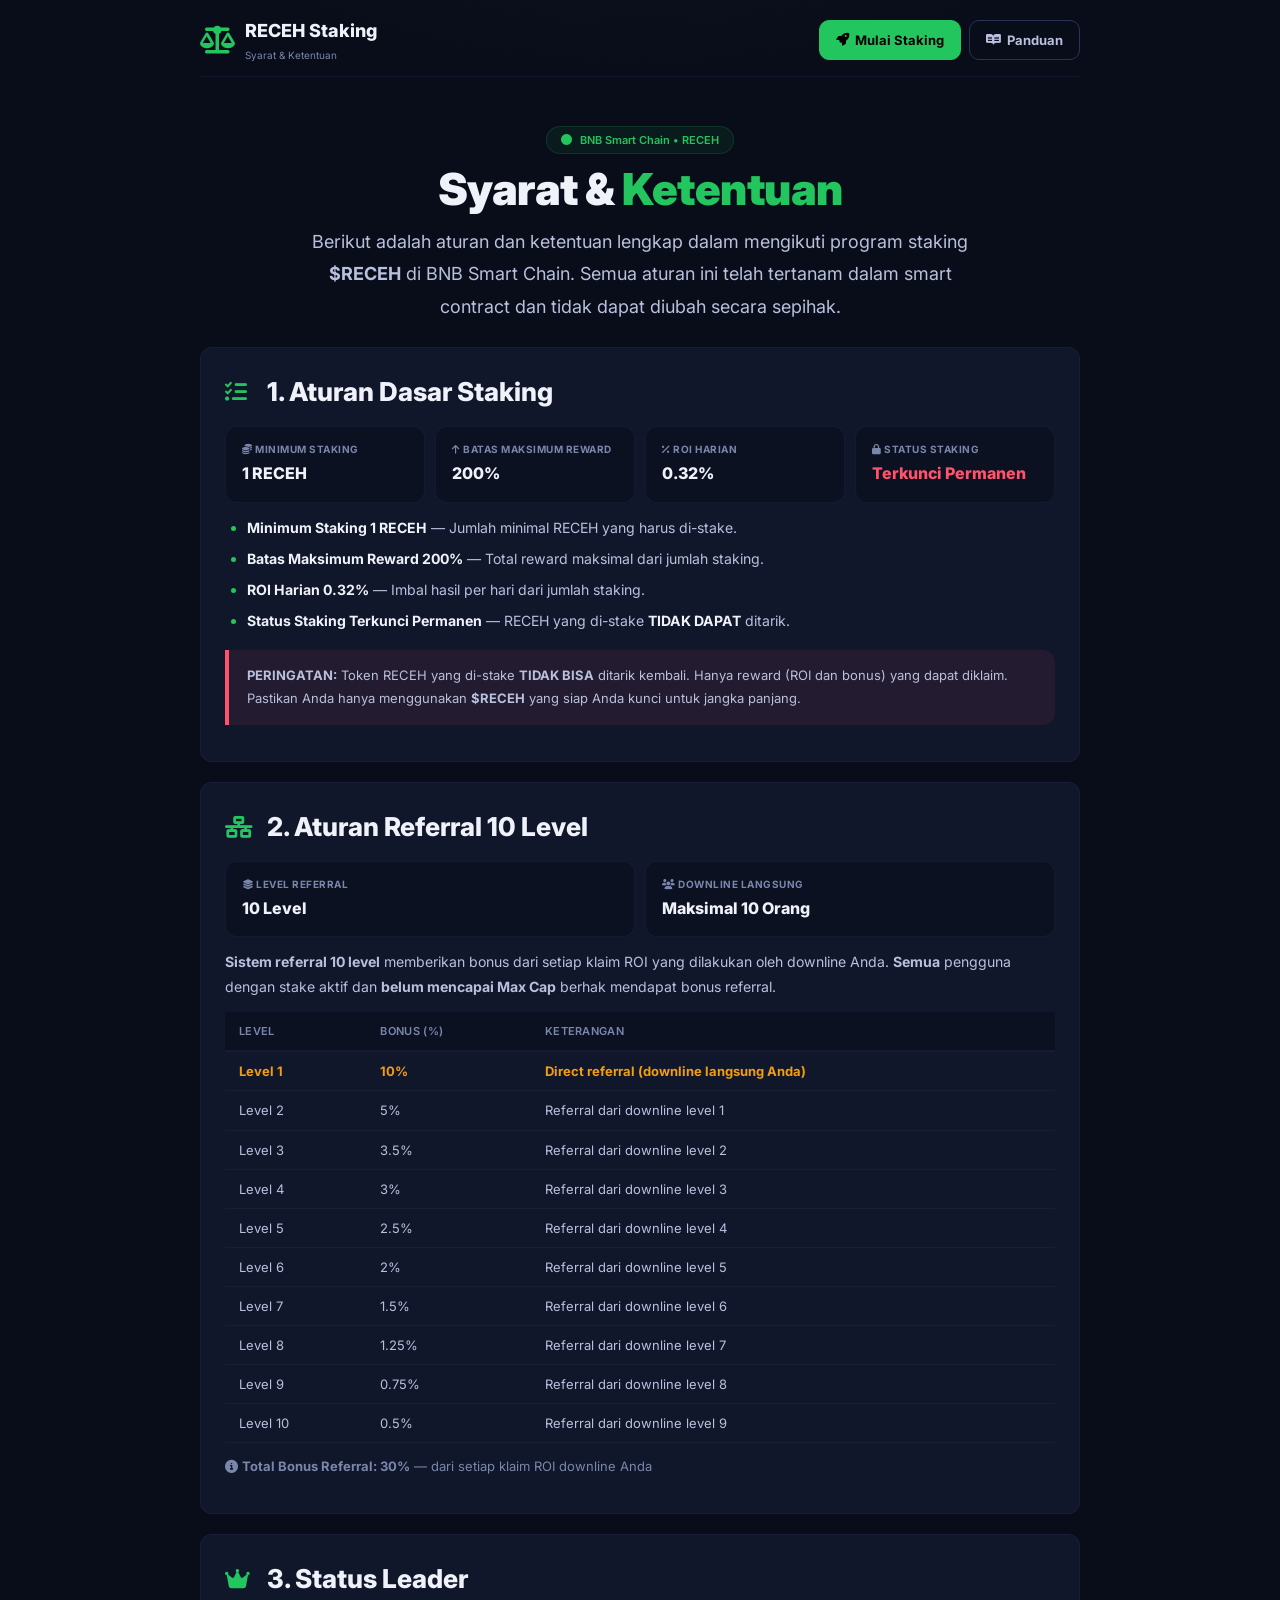
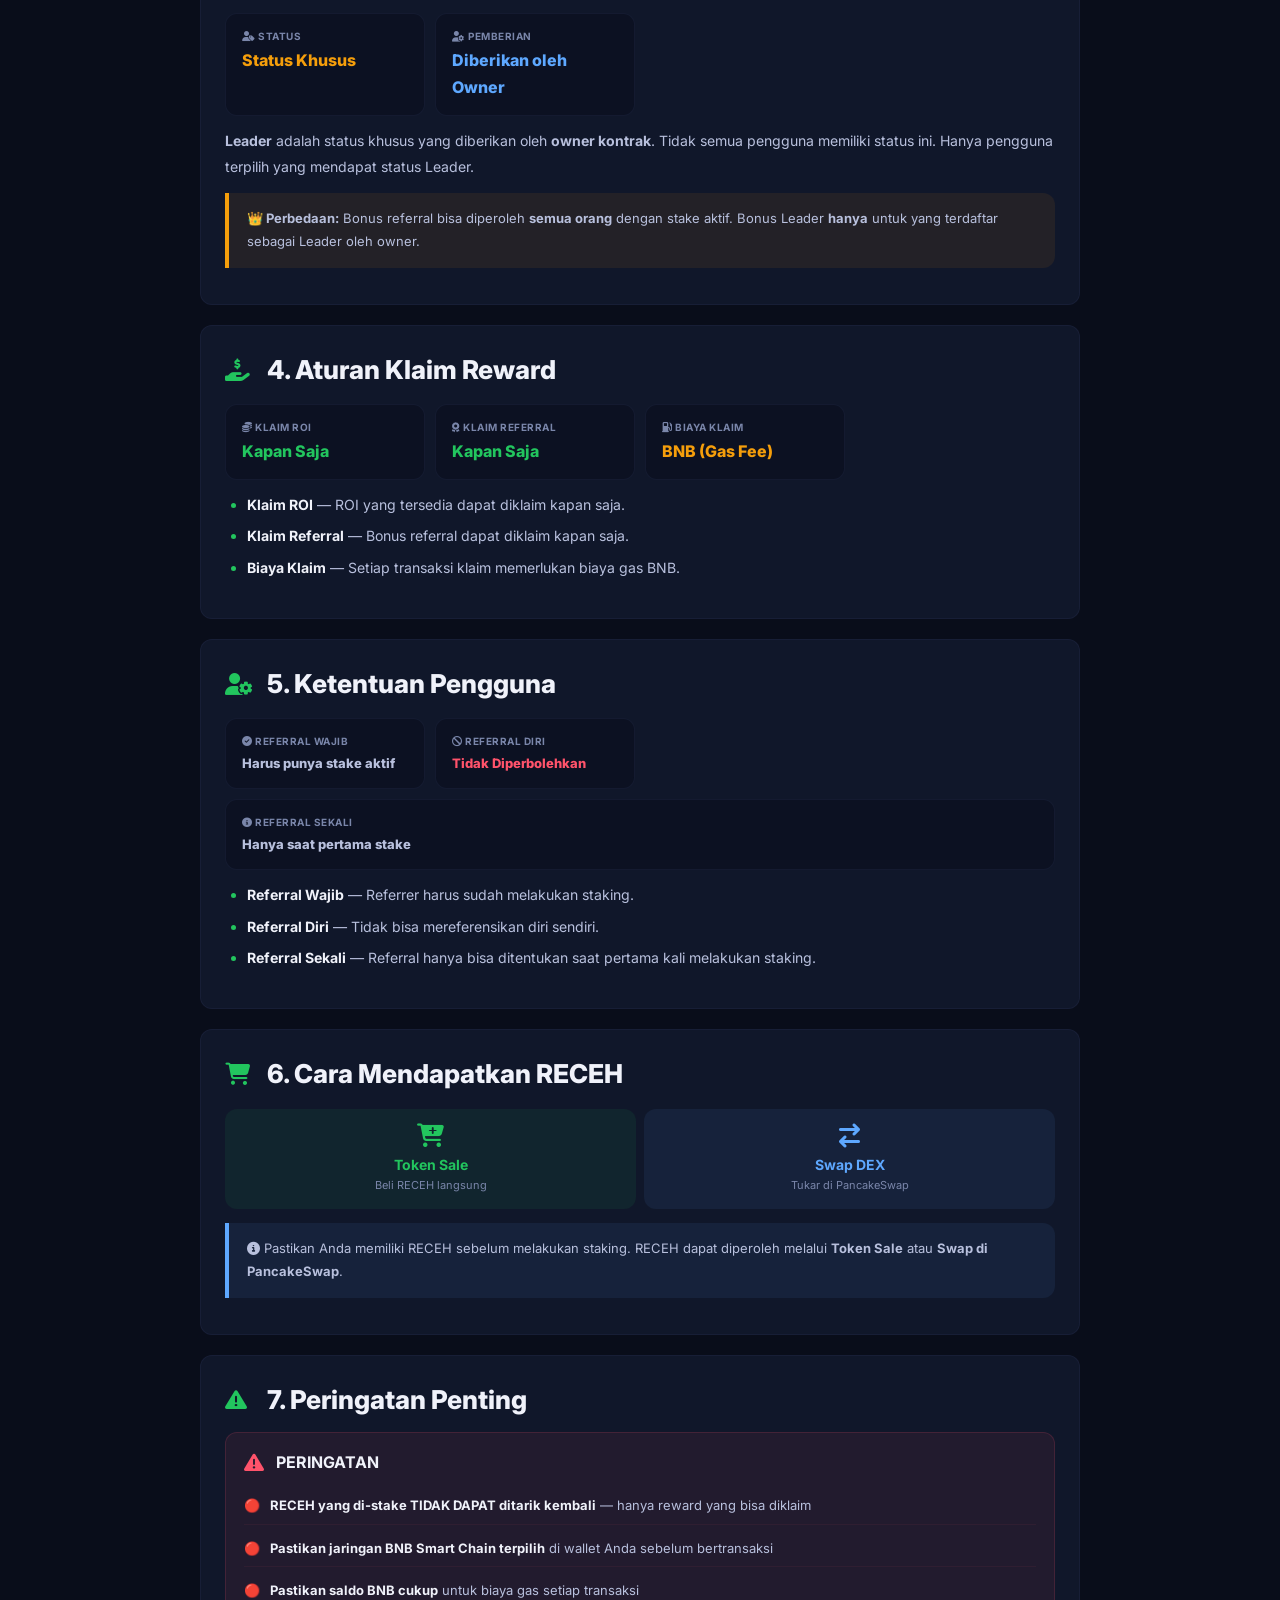
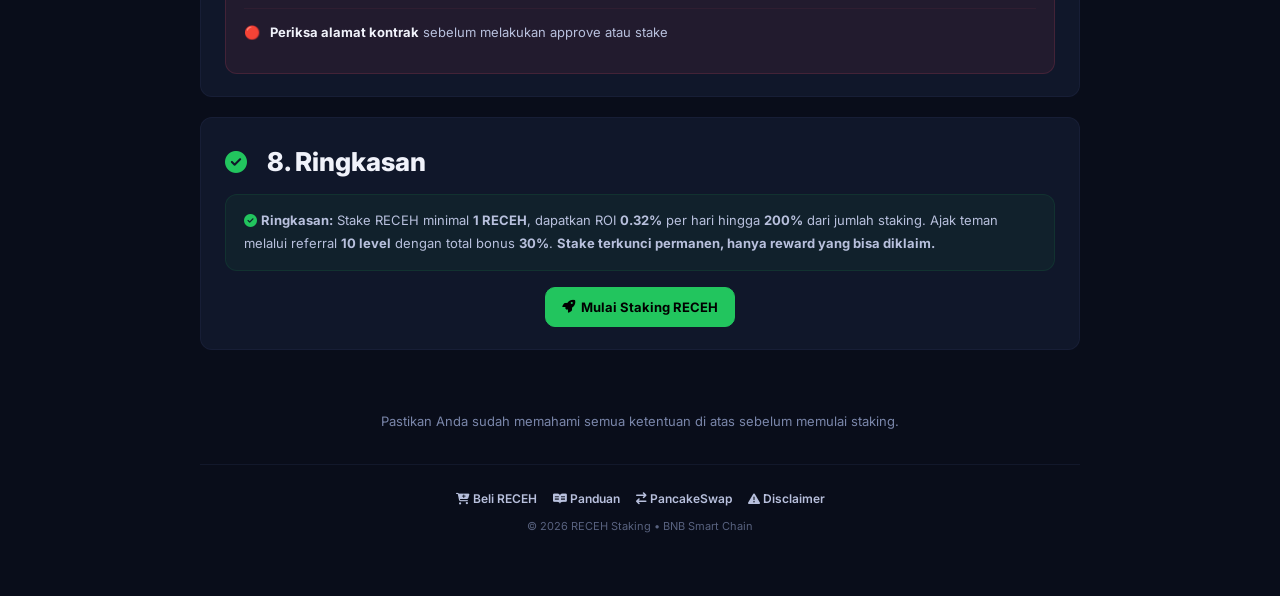
<file: terms/index.html>
<!DOCTYPE html>
<html lang="id">

<head>
    <meta charset="UTF-8">
    <meta name="viewport" content="width=device-width, initial-scale=1.0, viewport-fit=cover">
    <meta name="theme-color" content="#0a0e1a">
    <link rel="shortcut icon" type="image/png" href="https://recehstaking.github.io/images/favicon.png">
    <!-- ===== PRIMARY SEO ===== -->
    <title>Syarat & Ketentuan – Receh Staking</title>
    <meta name="description"
        content="Syarat dan ketentuan lengkap staking RECEH di BNB Smart Chain. Baca aturan staking, sistem referral 10 level, Max Cap 200%, bonus leader, dan ketentuan pengguna sebelum mulai stake.">
    <meta name="robots" content="index, follow, max-image-preview:large">
    <link rel="canonical" href="https://recehstaking.github.io/terms/">

    <!-- ===== OPEN GRAPH ===== -->
    <meta property="og:type" content="website">
    <meta property="og:title" content="Syarat & Ketentuan Staking RECEH – Aturan Lengkap di BNB Smart Chain">
    <meta property="og:description"
        content="Syarat dan ketentuan lengkap staking RECEH di BNB Smart Chain. Baca aturan staking, sistem referral 10 level, Max Cap 200%, bonus leader, dan ketentuan pengguna sebelum mulai stake.">
    <meta property="og:url" content="https://recehstaking.github.io/terms/">
    <meta property="og:site_name" content="RECEH Staking">
    <meta property="og:locale" content="id_ID">
    <meta property="og:image"
        content="https://raw.githubusercontent.com/recehstaking/recehstaking.github.io/refs/heads/main/images/receh-staking-banner.webp">
    <meta property="og:image:alt" content="Syarat dan Ketentuan Staking RECEH di BNB Smart Chain">

    <!-- ===== TWITTER / X ===== -->
    <meta name="twitter:card" content="summary_large_image">
    <meta name="twitter:title" content="Syarat & Ketentuan Staking RECEH – Aturan Lengkap di BNB Smart Chain">
    <meta name="twitter:description"
        content="Syarat dan ketentuan lengkap staking RECEH di BNB Smart Chain. Baca aturan staking, sistem referral 10 level, Max Cap 200%, bonus leader, dan ketentuan pengguna sebelum mulai stake.">
    <meta name="twitter:image"
        content="https://raw.githubusercontent.com/recehstaking/recehstaking.github.io/refs/heads/main/images/receh-staking-banner.webp">

    <!-- ===== SCHEMA: ARTICLE ===== -->
    <script type="application/ld+json">
    {
        "@context": "https://schema.org",
        "@type": "Article",
        "headline": "Syarat dan Ketentuan Staking RECEH di BNB Smart Chain",
        "description": "Syarat dan ketentuan lengkap staking RECEH di BNB Smart Chain. Baca aturan staking, sistem referral 10 level, Max Cap 200%, bonus leader, dan ketentuan pengguna.",
        "image": "https://raw.githubusercontent.com/recehstaking/recehstaking.github.io/refs/heads/main/images/receh-staking-banner.webp",
        "author": {
            "@type": "Organization",
            "name": "RECEH Staking"
        },
        "datePublished": "2026-09-01",
        "dateModified": "2026-09-01",
        "publisher": {
            "@type": "Organization",
            "name": "RECEH Staking"
        },
        "mainEntityOfPage": {
            "@type": "WebPage",
            "@id": "https://recehstaking.github.io/terms/"
        },
        "about": {
            "@type": "Thing",
            "name": "RECEH Staking Terms",
            "description": "Syarat dan ketentuan staking RECEH di BNB Smart Chain"
        }
    }
    </script>

    <!-- ===== SCHEMA: FAQ ===== -->
    <script type="application/ld+json">
    {
        "@context": "https://schema.org",
        "@type": "FAQPage",
        "mainEntity": [
            {
                "@type": "Question",
                "name": "Apa saja aturan dasar staking RECEH?",
                "acceptedAnswer": {
                    "@type": "Answer",
                    "text": "Aturan dasar staking RECEH: Minimum stake 1 RECEH, ROI harian 0.32%, Max Cap 200%, dan token yang di-stake TIDAK BISA ditarik kembali. Hanya reward yang bisa diklaim."
                }
            },
            {
    "@type": "Question",
    "name": "Bagaimana sistem referral 10 level bekerja?",
    "acceptedAnswer": {
        "@type": "Answer",
        "text": "Sistem referral 10 level memberikan bonus dari setiap klaim ROI downline Anda. Level 1 = 10%, Level 2 = 5%, Level 3 = 3.5%, Level 4 = 3%, Level 5 = 2.5%, Level 6 = 2%, Level 7 = 1.5%, Level 8 = 1.25%, Level 9 = 0.75%, Level 10 = 0.5%. Total bonus 30%."
    }
},
            {
                "@type": "Question",
                "name": "Apakah saya perlu BNB untuk staking RECEH?",
                "acceptedAnswer": {
                    "@type": "Answer",
                    "text": "YA. Anda membutuhkan BNB untuk membayar gas fee setiap transaksi di BNB Smart Chain: approve, stake, claim ROI, dan claim referral."
                }
            },
            {
                "@type": "Question",
                "name": "Apakah token RECEH yang di-stake bisa ditarik?",
                "acceptedAnswer": {
                    "@type": "Answer",
                    "text": "TIDAK. Token RECEH yang di-stake TIDAK BISA ditarik kembali. Hanya reward (ROI dan bonus referral) yang dapat diklaim."
                }
            }
        ]
    }
    </script>

    <!-- ===== BREADCRUMB ===== -->
    <script type="application/ld+json">
    {
        "@context": "https://schema.org",
        "@type": "BreadcrumbList",
        "itemListElement": [
            {
                "@type": "ListItem",
                "position": 1,
                "name": "Beranda",
                "item": "https://recehstaking.github.io/"
            },
            {
                "@type": "ListItem",
                "position": 2,
                "name": "Syarat & Ketentuan",
                "item": "https://recehstaking.github.io/terms/"
            }
        ]
    }
    </script>

    <!-- ===== FONTS & ICONS ===== -->
    <link rel="preconnect" href="https://fonts.googleapis.com">
    <link rel="preconnect" href="https://fonts.gstatic.com" crossorigin>
    <link
        href="https://fonts.googleapis.com/css2?family=Inter:opsz,wght@14..32,400;14..32,600;14..32,700;14..32,800;14..32,900&display=swap"
        rel="stylesheet">
    <link rel="stylesheet" href="https://cdnjs.cloudflare.com/ajax/libs/font-awesome/6.7.2/css/all.min.css">

    <style>
        /* ============================================================
           ROOT — DARK THEME
           ============================================================ */
        :root {
            --bg: #090d1a;
            --bg-card: rgba(18, 24, 44, 0.92);
            --bg-card2: #141c34;
            --border: #2a3455;
            --border-light: rgba(42, 52, 85, 0.3);
            --text: #f0f2fa;
            --text-secondary: #b8c0dd;
            --text-muted: #7a86aa;
            --green: #22c55e;
            --green-dark: #16a34a;
            --green-bg: rgba(34, 197, 94, 0.08);
            --gold: #f59e0b;
            --gold-bg: rgba(245, 158, 11, 0.08);
            --blue: #5ea8ff;
            --blue-bg: rgba(94, 168, 255, 0.08);
            --red: #ff536b;
            --red-bg: rgba(255, 83, 107, 0.08);
            --purple: #9270d2;
            --purple-bg: rgba(146, 112, 210, 0.08);
            --radius: 12px;
            --radius-lg: 18px;
            --shadow: 0 8px 40px rgba(0, 0, 0, 0.3);
            --max-width: 880px;
            --font-base: 16px;
        }

        /* ============================================================
           RESET
           ============================================================ */
        * {
            margin: 0;
            padding: 0;
            box-sizing: border-box;
        }

        html {
            scroll-behavior: smooth;
            -webkit-text-size-adjust: 100%;
        }

        body {
            background: var(--bg);
            color: var(--text);
            font-family: 'Inter', -apple-system, BlinkMacSystemFont, 'Segoe UI', system-ui, sans-serif;
            font-size: var(--font-base);
            line-height: 1.7;
            padding: 0 16px 60px;
            min-height: 100vh;
            background-image: radial-gradient(800px 400px at 50% -200px, rgba(34, 197, 94, 0.04), transparent 70%);
        }

        a {
            color: var(--green);
            text-decoration: none;
        }

        a:hover {
            text-decoration: underline;
        }

        .container {
            max-width: var(--max-width);
            margin: 0 auto;
        }

        /* ============================================================
           SKIP LINK
           ============================================================ */
        .skip-link {
            position: absolute;
            top: -100%;
            left: 50%;
            transform: translateX(-50%);
            background: var(--green);
            color: #000;
            padding: 10px 20px;
            border-radius: 8px;
            font-weight: 700;
            z-index: 9999;
        }

        .skip-link:focus {
            top: 12px;
        }

        /* ============================================================
           HEADER
           ============================================================ */
        .header {
            padding: 16px 0 12px;
            border-bottom: 1px solid var(--border-light);
            margin-bottom: 28px;
            display: flex;
            align-items: center;
            justify-content: space-between;
            flex-wrap: wrap;
            gap: 12px;
        }

        .brand {
            display: flex;
            align-items: center;
            gap: 10px;
            font-weight: 800;
            font-size: 18px;
            color: var(--text);
        }

        .brand-icon {
            font-size: 28px;
            color: var(--green);
        }

        .brand-sub {
            font-size: 10px;
            color: var(--text-muted);
            font-weight: 400;
            display: block;
        }

        .header-actions {
            display: flex;
            gap: 8px;
            flex-wrap: wrap;
        }

        .btn {
            display: inline-flex;
            align-items: center;
            gap: 6px;
            padding: 8px 16px;
            border-radius: 10px;
            font-weight: 700;
            font-size: 13px;
            transition: all 0.2s;
            border: 1px solid transparent;
            cursor: pointer;
            text-decoration: none;
        }

        .btn-primary {
            background: var(--green);
            color: #000;
            border-color: var(--green);
        }

        .btn-primary:hover {
            background: var(--green-dark);
            border-color: var(--green-dark);
            text-decoration: none;
            transform: translateY(-1px);
        }

        .btn-outline {
            background: transparent;
            color: var(--text-secondary);
            border-color: var(--border);
        }

        .btn-outline:hover {
            background: rgba(255, 255, 255, 0.04);
            border-color: var(--text-muted);
            text-decoration: none;
        }

        /* ============================================================
           HERO
           ============================================================ */
        .hero {
            text-align: center;
            padding: 20px 0 24px;
        }

        .hero-badge {
            display: inline-flex;
            align-items: center;
            gap: 8px;
            background: var(--green-bg);
            border: 1px solid rgba(34, 197, 94, 0.15);
            padding: 4px 14px;
            border-radius: 999px;
            font-size: 11px;
            font-weight: 600;
            color: var(--green);
            margin-bottom: 12px;
        }

        .hero h1 {
            font-size: clamp(28px, 6vw, 44px);
            font-weight: 900;
            line-height: 1.08;
            letter-spacing: -0.5px;
            margin-bottom: 12px;
        }

        .hero h1 span {
            color: var(--green);
        }

        .hero p {
            font-size: clamp(15px, 1.5vw, 18px);
            color: var(--text-secondary);
            max-width: 680px;
            margin: 0 auto;
            line-height: 1.8;
        }

        /* ============================================================
           SECTION CONTENT
           ============================================================ */
        .section {
            background: var(--bg-card);
            border: 1px solid var(--border-light);
            border-radius: var(--radius);
            padding: 22px 24px;
            margin-bottom: 20px;
            scroll-margin-top: 80px;
        }

        .section h2 {
            font-size: clamp(20px, 2.5vw, 26px);
            font-weight: 800;
            margin-bottom: 10px;
            display: flex;
            align-items: center;
            gap: 10px;
        }

        .section h2 i {
            color: var(--green);
            font-size: clamp(18px, 2vw, 22px);
            min-width: 32px;
        }

        .section h3 {
            font-size: clamp(17px, 1.8vw, 20px);
            font-weight: 700;
            color: var(--text);
            margin: 20px 0 8px;
        }

        .section p {
            color: var(--text-secondary);
            margin-bottom: 12px;
            font-size: clamp(14px, 1.1vw, 16px);
            line-height: 1.8;
        }

        .section ul,
        .section ol {
            color: var(--text-secondary);
            padding-left: 22px;
            margin: 10px 0 16px;
            font-size: clamp(14px, 1.1vw, 16px);
            line-height: 1.8;
        }

        .section ul li,
        .section ol li {
            margin-bottom: 6px;
        }

        .section ul li strong,
        .section ol li strong {
            color: var(--text);
        }

        .section ul li::marker {
            color: var(--green);
        }

        /* ============================================================
           HIGHLIGHT BOX
           ============================================================ */
        .highlight {
            background: var(--green-bg);
            border-left: 4px solid var(--green);
            padding: 14px 18px;
            border-radius: 0 var(--radius) var(--radius) 0;
            margin: 14px 0;
        }

        .highlight.gold {
            background: var(--gold-bg);
            border-left-color: var(--gold);
        }

        .highlight.blue {
            background: var(--blue-bg);
            border-left-color: var(--blue);
        }

        .highlight.red {
            background: var(--red-bg);
            border-left-color: var(--red);
        }

        .highlight p {
            margin-bottom: 0;
            font-size: clamp(13px, 1vw, 15px);
        }

        /* ============================================================
           TABLE
           ============================================================ */
        .table-wrap {
            overflow-x: auto;
            margin: 12px 0;
        }

        .level-table {
            width: 100%;
            border-collapse: collapse;
            font-size: clamp(13px, 1vw, 14px);
            min-width: 280px;
        }

        .level-table th {
            text-align: left;
            padding: 10px 14px;
            background: rgba(9, 13, 26, 0.5);
            color: var(--text-muted);
            font-weight: 600;
            font-size: 11px;
            text-transform: uppercase;
            letter-spacing: 0.3px;
            border-bottom: 2px solid var(--border-light);
        }

        .level-table td {
            padding: 8px 14px;
            border-bottom: 1px solid var(--border-light);
            color: var(--text-secondary);
        }

        .level-table .highlight-row td {
            color: var(--gold);
            font-weight: 700;
        }

        /* ============================================================
           GRID INFO
           ============================================================ */
        .info-grid {
            display: grid;
            grid-template-columns: repeat(auto-fill, minmax(200px, 1fr));
            gap: 10px;
            margin: 12px 0;
        }

        .info-card {
            background: rgba(9, 13, 26, 0.5);
            border: 1px solid var(--border-light);
            border-radius: var(--radius);
            padding: 14px 16px;
        }

        .info-card .label {
            font-size: 10px;
            font-weight: 700;
            text-transform: uppercase;
            letter-spacing: 0.5px;
            color: var(--text-muted);
        }

        .info-card .value {
            font-size: 16px;
            font-weight: 800;
            color: var(--text);
            margin-top: 2px;
        }

        /* ============================================================
           DISCLAIMER BOX
           ============================================================ */
        .disclaimer-box {
            background: var(--red-bg);
            border: 1px solid rgba(255, 83, 107, 0.15);
            border-radius: var(--radius);
            padding: 18px 22px;
            margin-top: 20px;
            display: flex;
            gap: 14px;
            align-items: flex-start;
        }

        .disclaimer-box i {
            color: var(--red);
            font-size: 22px;
            flex-shrink: 0;
            margin-top: 2px;
        }

        .disclaimer-box h3 {
            font-size: 16px;
            color: var(--text);
            margin: 0 0 4px;
        }

        .disclaimer-box p {
            font-size: 13px;
            color: var(--text-secondary);
            margin: 0;
        }

        .disclaimer-box p strong {
            color: var(--red);
        }

        /* ============================================================
           CTA
           ============================================================ */
        .cta-section {
            text-align: center;
            padding: 28px 0 12px;
        }

        .cta-section .btn {
            font-size: 18px;
            padding: 14px 40px;
        }

        .cta-section p {
            color: var(--text-muted);
            font-size: 13px;
            margin-top: 12px;
        }

        /* ============================================================
           FOOTER
           ============================================================ */
        .footer {
            text-align: center;
            color: var(--text-muted);
            font-size: 12px;
            padding-top: 24px;
            margin-top: 20px;
            border-top: 1px solid var(--border-light);
        }

        .footer-links {
            display: flex;
            justify-content: center;
            gap: 16px;
            flex-wrap: wrap;
            margin-bottom: 8px;
        }

        .footer-links a {
            color: var(--text-secondary);
            font-weight: 600;
            font-size: 12px;
            transition: color 0.2s;
        }

        .footer-links a:hover {
            color: var(--green);
            text-decoration: underline;
        }

        .footer-note {
            opacity: 0.7;
            font-size: 11px;
        }

        /* ============================================================
           RESPONSIVE
           ============================================================ */
        @media (max-width: 640px) {
            body {
                padding: 0 12px 40px;
            }

            .header {
                padding: 12px 0 10px;
            }

            .brand {
                font-size: 16px;
            }

            .brand-icon {
                font-size: 22px;
            }

            .btn {
                font-size: 12px;
                padding: 6px 12px;
            }

            .hero {
                padding: 16px 0 18px;
            }

            .hero h1 {
                font-size: 26px;
            }

            .section {
                padding: 16px 14px;
            }

            .section h2 {
                font-size: 20px;
            }

            .info-grid {
                grid-template-columns: 1fr 1fr;
            }

            .disclaimer-box {
                flex-direction: column;
                align-items: center;
                text-align: center;
            }

            .cta-section .btn {
                font-size: 15px;
                padding: 12px 28px;
            }

            .level-table {
                font-size: 12px;
            }

            .level-table th,
            .level-table td {
                padding: 6px 10px;
            }

            .header-actions {
                width: 100%;
                justify-content: center;
            }
        }

        @media (max-width: 420px) {
            .info-grid {
                grid-template-columns: 1fr;
            }
        }

        @media (prefers-reduced-motion: reduce) {
            * {
                animation-duration: 0.01ms !important;
                transition-duration: 0.01ms !important;
            }
        }
    </style>
</head>

<body>

    <!-- ===== SKIP LINK ===== -->
    <a class="skip-link" href="#main">Langsung ke konten utama</a>

    <!-- ===== HEADER ===== -->
    <header class="container header" role="banner">
        <div class="brand">
            <i class="fa-solid fa-scale-balanced brand-icon"></i>
            <div>
                RECEH Staking
                <span class="brand-sub">Syarat & Ketentuan</span>
            </div>
        </div>
        <div class="header-actions">
            <a href="https://recehstaking.github.io/" class="btn btn-primary" target="_blank" rel="noopener">
                <i class="fa-solid fa-rocket"></i> Mulai Staking
            </a>
            <a href="https://recehstaking.github.io/guide/" class="btn btn-outline">
                <i class="fa-brands fa-readme"></i> Panduan
            </a>
        </div>
    </header>

    <!-- ===== MAIN ===== -->
    <main class="container" id="main">

        <!-- ===== HERO ===== -->
        <section class="hero">
            <div class="hero-badge">
                <i class="fa-solid fa-circle"></i> BNB Smart Chain • RECEH
            </div>
            <h1>Syarat & <span>Ketentuan</span></h1>
            <p>Berikut adalah aturan dan ketentuan lengkap dalam mengikuti program staking <strong>$RECEH</strong> di
                BNB Smart Chain. Semua aturan ini telah tertanam dalam smart contract dan tidak dapat diubah secara
                sepihak.</p>
        </section>

        <!-- ===== SECTION 1: ATURAN DASAR ===== -->
        <section class="section" id="aturan-dasar">
            <h2><i class="fa-solid fa-list-check"></i> 1. Aturan Dasar Staking</h2>

            <div class="info-grid">
                <div class="info-card">
                    <div class="label"><i class="fa-solid fa-coins"></i> Minimum Staking</div>
                    <div class="value">1 RECEH</div>
                </div>
                <div class="info-card">
                    <div class="label"><i class="fa-solid fa-arrow-up"></i> Batas Maksimum Reward</div>
                    <div class="value">200%</div>
                </div>
                <div class="info-card">
                    <div class="label"><i class="fa-solid fa-percent"></i> ROI Harian</div>
                    <div class="value">0.32%</div>
                </div>
                <div class="info-card">
                    <div class="label"><i class="fa-solid fa-lock"></i> Status Staking</div>
                    <div class="value" style="color:var(--red);">Terkunci Permanen</div>
                </div>
            </div>

            <ul>
                <li><strong>Minimum Staking 1 RECEH</strong> — Jumlah minimal RECEH yang harus di-stake.</li>
                <li><strong>Batas Maksimum Reward 200%</strong> — Total reward maksimal dari jumlah staking.</li>
                <li><strong>ROI Harian 0.32%</strong> — Imbal hasil per hari dari jumlah staking.</li>
                <li><strong>Status Staking Terkunci Permanen</strong> — RECEH yang di-stake <strong>TIDAK DAPAT</strong>
                    ditarik.</li>
            </ul>

            <div class="highlight red">
                <p><strong>PERINGATAN:</strong> Token RECEH yang di-stake <strong>TIDAK BISA</strong> ditarik
                    kembali. Hanya reward (ROI dan bonus) yang dapat diklaim. Pastikan Anda hanya menggunakan
                    <strong>$RECEH</strong> yang siap Anda kunci untuk jangka panjang.
                </p>
            </div>
        </section>

        <!-- ===== SECTION 2: REFERRAL ===== -->
        <section class="section" id="referral">
            <h2><i class="fa-solid fa-network-wired"></i> 2. Aturan Referral 10 Level</h2>

            <div class="info-grid" style="grid-template-columns:1fr 1fr;">
                <div class="info-card">
                    <div class="label"><i class="fa-solid fa-layer-group"></i> Level Referral</div>
                    <div class="value">10 Level</div>
                </div>
                <div class="info-card">
                    <div class="label"><i class="fa-solid fa-users"></i> Downline Langsung</div>
                    <div class="value">Maksimal 10 Orang</div>
                </div>
            </div>

            <p><strong>Sistem referral 10 level</strong> memberikan bonus dari setiap klaim ROI yang dilakukan oleh
                downline Anda. <strong>Semua</strong> pengguna dengan stake aktif dan <strong>belum mencapai Max
                    Cap</strong> berhak mendapat bonus referral.</p>

            <div class="table-wrap">
                <table class="level-table">
                    <thead>
                        <tr>
                            <th>Level</th>
                            <th>Bonus (%)</th>
                            <th>Keterangan</th>
                        </tr>
                    </thead>
                    <tbody>
                        <tr class="highlight-row">
                            <td><strong>Level 1</strong></td>
                            <td>10%</td>
                            <td>Direct referral (downline langsung Anda)</td>
                        </tr>
                        <tr>
                            <td>Level 2</td>
                            <td>5%</td>
                            <td>Referral dari downline level 1</td>
                        </tr>
                        <tr>
                            <td>Level 3</td>
                            <td>3.5%</td>
                            <td>Referral dari downline level 2</td>
                        </tr>
                        <tr>
                            <td>Level 4</td>
                            <td>3%</td>
                            <td>Referral dari downline level 3</td>
                        </tr>
                        <tr>
                            <td>Level 5</td>
                            <td>2.5%</td>
                            <td>Referral dari downline level 4</td>
                        </tr>
                        <tr>
                            <td>Level 6</td>
                            <td>2%</td>
                            <td>Referral dari downline level 5</td>
                        </tr>
                        <tr>
                            <td>Level 7</td>
                            <td>1.5%</td>
                            <td>Referral dari downline level 6</td>
                        </tr>
                        <tr>
                            <td>Level 8</td>
                            <td>1.25%</td>
                            <td>Referral dari downline level 7</td>
                        </tr>
                        <tr>
                            <td>Level 9</td>
                            <td>0.75%</td>
                            <td>Referral dari downline level 8</td>
                        </tr>
                        <tr>
                            <td>Level 10</td>
                            <td>0.5%</td>
                            <td>Referral dari downline level 9</td>
                        </tr>
                    </tbody>
                </table>
            </div>
            <p style="font-size:13px;color:var(--text-muted);"><i class="fa-solid fa-info-circle"></i> <strong>Total
                    Bonus Referral: 30%</strong> — dari setiap klaim ROI downline Anda</p>
        </section>

        <!-- ===== SECTION 3: LEADER ===== -->
        <section class="section" id="leader">
            <h2><i class="fa-solid fa-crown"></i> 3. Status Leader</h2>

            <div class="info-grid">
                <div class="info-card">
                    <div class="label"><i class="fa-solid fa-user-tag"></i> Status</div>
                    <div class="value" style="color:var(--gold);">Status Khusus</div>
                </div>
                <div class="info-card">
                    <div class="label"><i class="fa-solid fa-user-gear"></i> Pemberian</div>
                    <div class="value" style="color:var(--blue);">Diberikan oleh Owner</div>
                </div>
            </div>

            <p><strong>Leader</strong> adalah status khusus yang diberikan oleh <strong>owner kontrak</strong>. Tidak
                semua pengguna memiliki status ini. Hanya pengguna terpilih yang mendapat status Leader.</p>

            <div class="highlight gold">
                <p><strong>👑 Perbedaan:</strong> Bonus referral bisa diperoleh <strong>semua orang</strong> dengan
                    stake aktif. Bonus Leader <strong>hanya</strong> untuk yang terdaftar sebagai Leader oleh owner.</p>
            </div>
        </section>

        <!-- ===== SECTION 4: KLAIM ===== -->
        <section class="section" id="klaim">
            <h2><i class="fa-solid fa-hand-holding-dollar"></i> 4. Aturan Klaim Reward</h2>

            <div class="info-grid">
                <div class="info-card">
                    <div class="label"><i class="fa-solid fa-coins"></i> Klaim ROI</div>
                    <div class="value" style="color:var(--green);">Kapan Saja</div>
                </div>
                <div class="info-card">
                    <div class="label"><i class="fa-solid fa-award"></i> Klaim Referral</div>
                    <div class="value" style="color:var(--green);">Kapan Saja</div>
                </div>
                <div class="info-card">
                    <div class="label"><i class="fa-solid fa-gas-pump"></i> Biaya Klaim</div>
                    <div class="value" style="color:var(--gold);">BNB (Gas Fee)</div>
                </div>
            </div>

            <ul>
                <li><strong>Klaim ROI</strong> — ROI yang tersedia dapat diklaim kapan saja.</li>
                <li><strong>Klaim Referral</strong> — Bonus referral dapat diklaim kapan saja.</li>
                <li><strong>Biaya Klaim</strong> — Setiap transaksi klaim memerlukan biaya gas BNB.</li>
            </ul>
        </section>

        <!-- ===== SECTION 5: KETENTUAN PENGGUNA ===== -->
        <section class="section" id="ketentuan-pengguna">
            <h2><i class="fa-solid fa-user-gear"></i> 5. Ketentuan Pengguna</h2>

            <div class="info-grid">
                <div class="info-card">
                    <div class="label"><i class="fa-solid fa-check-circle"></i> Referral Wajib</div>
                    <div class="value" style="font-size:13px;color:var(--text-secondary);">Harus punya stake aktif</div>
                </div>
                <div class="info-card">
                    <div class="label"><i class="fa-solid fa-ban"></i> Referral Diri</div>
                    <div class="value" style="font-size:13px;color:var(--red);">Tidak Diperbolehkan</div>
                </div>
                <div class="info-card" style="grid-column:1/-1;">
                    <div class="label"><i class="fa-solid fa-info-circle"></i> Referral Sekali</div>
                    <div class="value" style="font-size:13px;color:var(--text-secondary);">Hanya saat pertama stake
                    </div>
                </div>
            </div>

            <ul>
                <li><strong>Referral Wajib</strong> — Referrer harus sudah melakukan staking.</li>
                <li><strong>Referral Diri</strong> — Tidak bisa mereferensikan diri sendiri.</li>
                <li><strong>Referral Sekali</strong> — Referral hanya bisa ditentukan saat pertama kali melakukan
                    staking.</li>
            </ul>
        </section>

        <!-- ===== SECTION 6: CARA DAPAT RECEH ===== -->
        <section class="section" id="cara-dapat-receh">
            <h2><i class="fa-solid fa-cart-shopping"></i> 6. Cara Mendapatkan RECEH</h2>

            <div style="display:grid;grid-template-columns:1fr 1fr;gap:8px;margin:12px 0;">
                <a href="https://tokoreceh.github.io/" target="_blank" rel="nofollow"
                    style="display:flex;flex-direction:column;align-items:center;justify-content:center;text-align:center;padding:14px 12px;border:1px solid var(--green-border);border-radius:var(--radius);background:var(--green-bg);text-decoration:none;transition:all 0.15s ease;"
                    onmouseover="this.style.borderColor='var(--green)';this.style.background='rgba(34,197,94,0.15)';"
                    onmouseout="this.style.borderColor='var(--border-light)';this.style.background='var(--green-bg)';">
                    <i class="fa-solid fa-cart-plus" style="color:var(--green);font-size:24px;"></i>
                    <strong style="font-size:14px;color:var(--green);margin-top:6px;">Token Sale</strong>
                    <span style="font-size:11px;color:var(--text-muted);">Beli RECEH langsung</span>
                </a>

                <a href="https://pancakeswap.finance/swap?outputCurrency=0x4c9C431Fa7fD104c0E7230d20E1623E62019A1C5"
                    target="_blank" rel="nofollow"
                    style="display:flex;flex-direction:column;align-items:center;justify-content:center;text-align:center;padding:14px 12px;border:1px solid var(--blue-border);border-radius:var(--radius);background:var(--blue-bg);text-decoration:none;transition:all 0.15s ease;"
                    onmouseover="this.style.borderColor='var(--blue)';this.style.background='rgba(94,168,255,0.15)';"
                    onmouseout="this.style.borderColor='var(--border-light)';this.style.background='var(--blue-bg)';">
                    <i class="fa-solid fa-arrow-right-arrow-left" style="color:var(--blue);font-size:24px;"></i>
                    <strong style="font-size:14px;color:var(--blue);margin-top:6px;">Swap DEX</strong>
                    <span style="font-size:11px;color:var(--text-muted);">Tukar di PancakeSwap</span>
                </a>
            </div>

            <div class="highlight blue">
                <p><i class="fa-solid fa-info-circle"></i> Pastikan Anda memiliki RECEH sebelum melakukan staking. RECEH
                    dapat diperoleh melalui <strong>Token Sale</strong> atau <strong>Swap di PancakeSwap</strong>.</p>
            </div>
        </section>

        <!-- ===== SECTION 7: PERINGATAN ===== -->
        <section class="section" id="peringatan">
            <h2><i class="fa-solid fa-triangle-exclamation"></i> 7. Peringatan Penting</h2>

            <div
                style="background:var(--red-bg);border:1px solid rgba(255,83,107,0.15);border-radius:var(--radius);padding:16px 18px;">

                <div style="display:flex;align-items:center;gap:12px;margin-bottom:12px;">
                    <i class="fa-solid fa-triangle-exclamation"
                        style="color:var(--red);font-size:20px;flex-shrink:0;"></i>
                    <h3 style="font-size:16px;color:var(--text);margin:0;">PERINGATAN</h3>
                </div>

                <ul
                    style="margin:0;padding-left:0;list-style:none;font-size:clamp(13px,1vw,15px);color:var(--text-secondary);line-height:1.8;">
                    <li
                        style="display:flex;gap:10px;align-items:flex-start;padding:6px 0;border-bottom:1px solid rgba(255,83,107,0.06);">
                        <span style="color:var(--red);flex-shrink:0;">🔴</span>
                        <span><strong style="color:var(--text);">RECEH yang di-stake TIDAK DAPAT ditarik
                                kembali</strong> — hanya reward yang bisa diklaim</span>
                    </li>
                    <li
                        style="display:flex;gap:10px;align-items:flex-start;padding:6px 0;border-bottom:1px solid rgba(255,83,107,0.06);">
                        <span style="color:var(--red);flex-shrink:0;">🔴</span>
                        <span><strong style="color:var(--text);">Pastikan jaringan BNB Smart Chain terpilih</strong> di
                            wallet Anda sebelum bertransaksi</span>
                    </li>
                    <li
                        style="display:flex;gap:10px;align-items:flex-start;padding:6px 0;border-bottom:1px solid rgba(255,83,107,0.06);">
                        <span style="color:var(--red);flex-shrink:0;">🔴</span>
                        <span><strong style="color:var(--text);">Pastikan saldo BNB cukup</strong> untuk biaya gas
                            setiap transaksi</span>
                    </li>
                    <li style="display:flex;gap:10px;align-items:flex-start;padding:6px 0;">
                        <span style="color:var(--red);flex-shrink:0;">🔴</span>
                        <span><strong style="color:var(--text);">Periksa alamat kontrak</strong> sebelum melakukan
                            approve atau stake</span>
                    </li>
                </ul>

            </div>
        </section>

        <!-- ===== SECTION 8: RINGKASAN ===== -->
        <section class="section" id="ringkasan">
            <h2><i class="fa-solid fa-circle-check"></i> 8. Ringkasan</h2>

            <div
                style="padding:14px 18px;background:rgba(34,197,94,0.06);border-radius:var(--radius);border:1px solid rgba(34,197,94,0.1);">
                <p style="margin:0;font-size:clamp(13px,1vw,15px);color:var(--text-secondary);line-height:1.8;">
                    <i class="fa-solid fa-circle-check" style="color:var(--green);"></i>
                    <strong>Ringkasan:</strong> Stake RECEH minimal <strong>1 RECEH</strong>, dapatkan ROI
                    <strong>0.32%</strong> per hari hingga <strong>200%</strong> dari jumlah staking. Ajak teman melalui
                    referral <strong>10 level</strong> dengan total bonus <strong>30%</strong>. <strong>Stake terkunci
                        permanen, hanya reward yang bisa diklaim.</strong>
                </p>
            </div>

            <div style="margin-top:16px;text-align:center;">
                <a href="https://recehstaking.github.io/" class="btn btn-primary" target="_blank" rel="noopener">
                    <i class="fa-solid fa-rocket"></i> Mulai Staking RECEH
                </a>
            </div>
        </section>

        <!-- ===== CTA ===== -->
        <div class="cta-section">
            <p style="color:var(--text-muted);font-size:13px;">Pastikan Anda sudah memahami semua ketentuan di atas
                sebelum memulai staking.</p>
        </div>

    </main>

    <!-- ===== FOOTER ===== -->
    <footer class="container footer">
        <div class="footer-links">
            <a href="https://tokoreceh.github.io/" target="_blank"><i class="fa-solid fa-cart-plus"></i> Beli RECEH</a>
            <a href="https://recehstaking.github.io/guide/" target="_blank"><i class="fa-brands fa-readme"></i>
                Panduan</a>
            <a href="https://pancakeswap.finance/swap?outputCurrency=0x4c9C431Fa7fD104c0E7230d20E1623E62019A1C5"
                target="_blank"><i class="fa-solid fa-arrow-right-arrow-left"></i> PancakeSwap</a>
            <a href="https://recehstaking.github.io/disclaimer/" target="_blank"><i
                    class="fa-solid fa-triangle-exclamation"></i>
                Disclaimer</a>
        </div>
        <div class="footer-note">© 2026 RECEH Staking • BNB Smart Chain</div>
    </footer>

</body>

</html>
</file>
